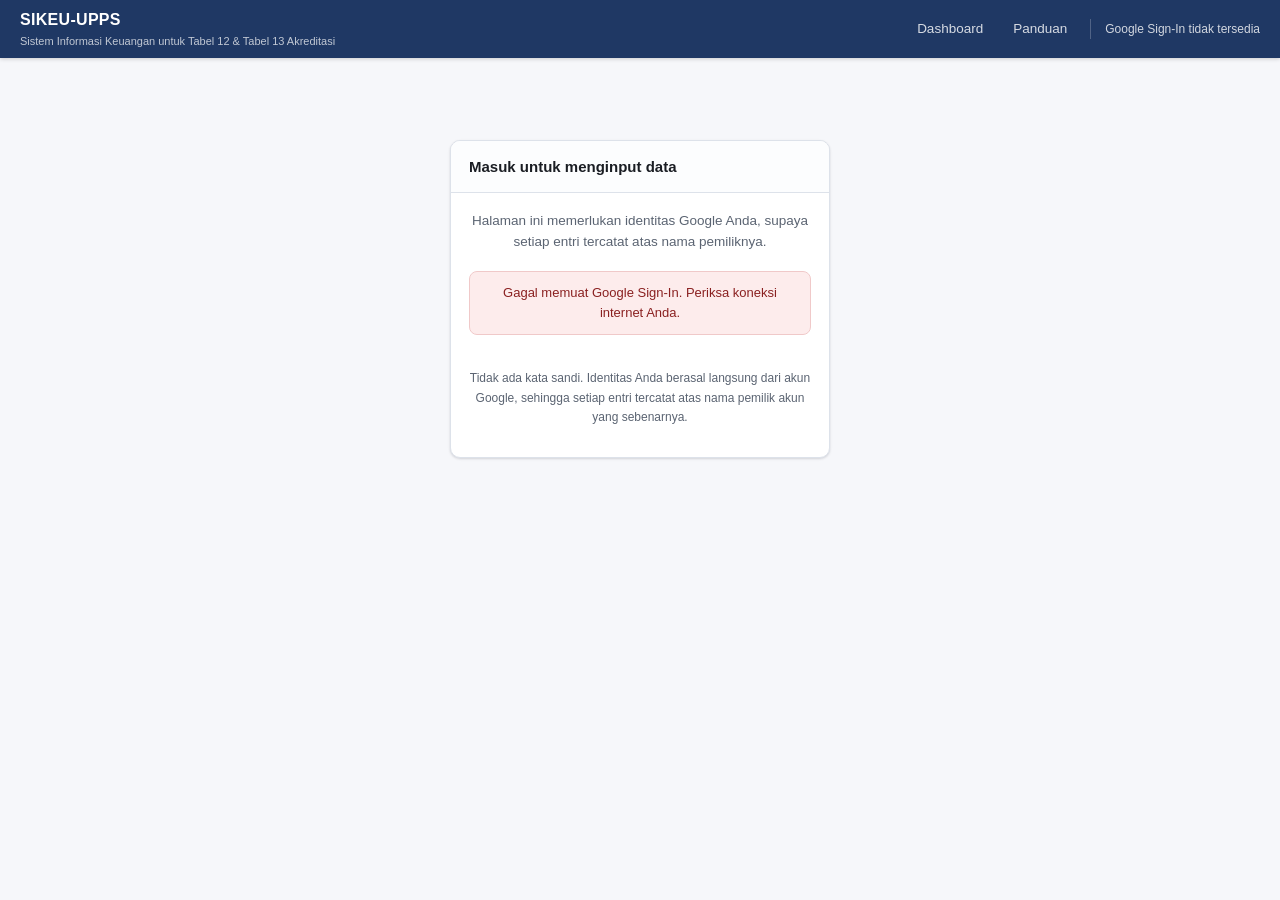
<file: input.html>
<!DOCTYPE html>
<html lang="id">
<head>
<meta charset="utf-8">
<meta name="viewport" content="width=device-width, initial-scale=1">
<title>Input Data Keuangan — SIKEU</title>
<link rel="stylesheet" href="assets/style.css?v=20260910i">
</head>
<body>

<header class="kepala kerangka">
  <div class="kepala-isi">
    <div class="merek">SIKEU-UPPS<small>Sistem Informasi Keuangan untuk Tabel 12 &amp; Tabel 13 Akreditasi</small></div>
    <nav class="nav"></nav>
  </div>
</header>
<div class="wadah" id="wadah">
  <div id="layar-muat" class="memuat-penuh">
    <div class="pias-besar"></div>
    <div class="judul-muat">Menyiapkan halaman input…</div>
    <div class="ket-muat" id="ket-muat">Menghubungi server.</div>
  </div>
  <div id="layar-kerja" hidden>
    <h1 class="judul-halaman">Input Data Keuangan</h1>
    <p class="sub-halaman" id="sub-judul"></p>

    <div id="peringatan"></div>

    <div class="kartu">
      <div class="kartu-kepala">
        <h2 class="kartu-judul">Daftar Transaksi <small id="ringkas-daftar"></small></h2>
        <div class="kartu-alat">
          <span id="status-antrean" class="lencana lencana-abu" hidden></span>
          <button id="tbl-csv" class="tombol-kecil">Unduh CSV</button>
          <button id="tbl-tambah" class="tombol-utama">+ Tambah transaksi</button>
        </div>
      </div>

      <div class="kartu-isi">
        <div class="saring">
          <div class="bidang"><label for="f-cari">Cari uraian</label><input id="f-cari" placeholder="kata kunci…"></div>
          <div class="bidang"><label for="f-tahun">Tahun</label><select id="f-tahun"></select></div>
          <div class="bidang"><label for="f-sumber">Sumber dana</label><select id="f-sumber"></select></div>
          <div class="bidang"><label for="f-penggunaan">Jenis penggunaan</label><select id="f-penggunaan"></select></div>
          <div class="bidang"><label for="f-status">Status</label><select id="f-status">
            <option value="">Semua status</option>
            <option value="draft">Draft</option>
            <option value="diajukan">Menunggu Verifikasi</option>
            <option value="terverifikasi">Terverifikasi</option>
            <option value="ditolak">Ditolak</option>
          </select></div>
          <div class="bidang" id="bidang-lingkup" hidden><label for="f-lingkup">Lingkup</label><select id="f-lingkup">
            <option value="">Hanya data saya</option>
            <option value="semua">Semua data (baca saja)</option>
          </select></div>
          <div class="bidang" style="flex:0 0 auto"><button id="tbl-saring" class="tombol-utama">Terapkan</button></div>
          <div class="bidang" style="flex:0 0 auto"><button id="tbl-reset">Reset</button></div>
        </div>
      </div>

      <div id="alat-massal" class="kartu-isi" style="border-top:1px solid var(--garis);background:#f7f9fc">
        <div style="display:flex;gap:10px;align-items:center;flex-wrap:wrap">
          <b id="massal-jumlah">Pilih transaksi untuk diproses</b>
          <button id="tbl-ajukan" class="tombol-utama tombol-kecil">Ajukan untuk verifikasi</button>
          <button id="tbl-tarik" class="tombol-kecil">Tarik kembali ke draft</button>
          <span id="alat-verifikator" hidden>
            <button id="tbl-verif" class="tombol-utama tombol-kecil">Verifikasi</button>
            <button id="tbl-tolak" class="tombol-kecil tombol-bahaya">Tolak…</button>
            <button id="tbl-batal-verif" class="tombol-kecil">Batalkan verifikasi</button>
          </span>
        </div>
      </div>

      <div id="panel-antrean" hidden></div>

      <div class="kartu-isi rapat">
        <div class="bungkus-tabel" id="wadah-tabel"><div class="memuat"><span class="pias"></span>Memuat…</div></div>
      </div>

      <div class="halaman-nav">
        <span id="info-halaman"></span>
        <button id="tbl-sebelum" class="tombol-kecil">Sebelumnya</button>
        <button id="tbl-sesudah" class="tombol-kecil">Berikutnya</button>
      </div>
    </div>
  </div>
</div>

<script>
setTimeout(function () {
  var e = document.getElementById("ket-muat");
  if (e) e.textContent = "Panggilan pertama memakan beberapa detik karena Google Apps Script "
    + "perlu bangun dari mode tidur. Pemanggilan berikutnya jauh lebih cepat.";
}, 2500);

// Jaring pengaman: halaman tidak boleh berputar selamanya. Apa pun sebabnya —
// jaringan putus, berkas aset kedaluwarsa di cache, atau galat tak terduga —
// setelah 20 detik pengguna harus diberi tahu dan diberi jalan keluar.
setTimeout(function () {
  var w = document.getElementById("layar-muat");
  if (!w) return;
  w.innerHTML =
    '<div class="judul-muat">Gagal menyelesaikan pemuatan</div>' +
    '<div class="ket-muat">Sering kali ini karena browser masih memakai berkas versi lama. ' +
    'Coba muat ulang paksa dengan <b>Ctrl+Shift+R</b>. Bila tetap gagal, periksa koneksi ' +
    'internet Anda, atau hubungi pengelola sistem.</div>' +
    '<button id="tbl-muat-ulang">Muat ulang halaman</button>';
  var b = document.getElementById("tbl-muat-ulang");
  if (b) b.addEventListener("click", function () { location.reload(); });
}, 20000);
</script>

<script src="config.js?v=20260910i"></script>
<script src="assets/app.js?v=20260910i"></script>
<script>
(function () {
  'use strict';
  var S = window.SIKEU, Fmt = S.Fmt, Auth = S.Auth, ST = S.STATUS;
  var master = null, halaman = 1, hasil = null, terpilih = {}, saya = null;
  var param = new URLSearchParams(location.search);

  mulai();

  async function mulai() {
    try { await Auth.siapkan(); } catch (err) { /* ditangani di layar masuk */ }

    if (!Auth.masuk_p()) return gerbangMasuk('Masuk untuk menginput data',
      'Halaman ini memerlukan identitas Google Anda, supaya setiap entri tercatat atas nama pemiliknya.');

    try { saya = await Auth.muatProfil(); }
    catch (err) {
      if (err.perluMasuk) return gerbangMasuk('Sesi berakhir', 'Silakan masuk kembali dengan akun Google Anda.');
      return tampilGalat(err.message);
    }

    S.UI.kepala('input');

    if (!Auth.terdaftar()) {
      return S.UI.layarBelumTerdaftar(document.getElementById('wadah'), saya.email);
    }

    if (!Auth.boleh('operator')) {
      return tampilGalat('Peran Anda saat ini "' + Fmt.aman(saya.peran) + '", yang hanya dapat melihat dashboard. ' +
        'Hubungi Wakil Dekan bila Anda perlu menginput data.');
    }

    S.UI.selesaiMuat();
    document.getElementById('layar-kerja').hidden = false;

    if (Auth.boleh('verifikator')) {
      document.getElementById('alat-verifikator').hidden = false;
    } else {
      document.getElementById('bidang-lingkup').hidden = false;
    }

    try { master = await S.API.panggil('master', {}); }
    catch (err) { return tampilGalat(err.message); }

    isiSaringan();
    terapkanParamUrl();
    pasangKejadian();
    perbaruiMassal();

    // Antrean bertahan antar-kunjungan. Bila kunjungan sebelumnya berakhir
    // sebelum sempat terkirim, sisanya dikirim sekarang.
    render();
    if (Antrean.daftar().length) Antrean.jadwalkan(2000);

    document.getElementById('sub-judul').textContent = Auth.boleh('verifikator')
      ? 'Anda masuk sebagai ' + (S.LABEL_PERAN[saya.peran] || saya.peran) +
        ' — dapat memverifikasi, menolak, dan mengubah seluruh data.'
      : 'Anda masuk sebagai operator — dapat menambah dan mengubah entri Anda sendiri selama belum diverifikasi.';

    await muatDaftar();
  }

  function gerbangMasuk(judul, keterangan) {
    S.UI.kepala('input');
    S.UI.layarMasuk(document.getElementById('wadah'), judul, keterangan);
    Auth.saatMasuk(function () { location.reload(); });
  }

  function tampilGalat(pesan) {
    S.UI.selesaiMuat();
    document.getElementById('wadah').insertAdjacentHTML('beforeend',
      '<div class="pesan pesan-galat">' + Fmt.aman(pesan) + '</div>');
  }

  // -------------------------------------------------------------- saringan

  function opsi(daftar, kosong) {
    return '<option value="">' + kosong + '</option>' + daftar.map(function (d) {
      return '<option value="' + Fmt.aman(d.nilai) + '">' + Fmt.aman(d.label) + '</option>';
    }).join('');
  }

  function isiSaringan() {
    document.getElementById('f-tahun').innerHTML = opsi(
      master.tahun.slice().reverse().map(function (t) {
        return { nilai: t.tahun, label: t.label_ts ? t.tahun + ' (' + t.label_ts + ')' : String(t.tahun) };
      }), 'Semua tahun');
    document.getElementById('f-sumber').innerHTML = opsi(
      master.sumber_dana.map(function (s) { return { nilai: s.kode, label: s.nama }; }), 'Semua sumber');
    document.getElementById('f-penggunaan').innerHTML = opsi(
      master.jenis_penggunaan.map(function (p) { return { nilai: p.kode, label: p.no + '. ' + p.nama }; }),
      'Semua penggunaan');
  }

  function terapkanParamUrl() {
    var st = param.get('status');
    if (st) document.getElementById('f-status').value = st;
    if (param.get('tinjau')) {
      document.getElementById('peringatan').innerHTML =
        '<div class="pesan pesan-ingat">Menampilkan hanya transaksi yang <b>perlu ditinjau manual</b>. ' +
        'Ini data migrasi bertanda “Investasi Sarpras” yang sementara masuk ke <i>Investasi sarana</i>. ' +
        'Ubah menjadi <i>Investasi prasarana</i> bila memang prasarana, lalu hapus centang ' +
        '“masih perlu ditinjau” pada formnya. <a href="input.html">Tampilkan semua</a></div>';
    }
  }

  function saringSekarang() {
    var f = {
      cari: document.getElementById('f-cari').value.trim(),
      tahun: document.getElementById('f-tahun').value,
      sumber: document.getElementById('f-sumber').value,
      penggunaan: document.getElementById('f-penggunaan').value,
      status: document.getElementById('f-status').value
    };
    if (param.get('tinjau')) f.perlu_tinjau = true;
    var lingkup = document.getElementById('f-lingkup');
    if (lingkup && !lingkup.closest('.bidang').hidden) f.lingkup = lingkup.value;
    return f;
  }

  // -------------------------------------------------------------- kejadian

  function pasangKejadian() {
    document.getElementById('tbl-saring').addEventListener('click', function () { halaman = 1; muatDaftar(); });
    document.getElementById('f-cari').addEventListener('keydown', function (e) {
      if (e.key === 'Enter') { halaman = 1; muatDaftar(); }
    });
    document.getElementById('tbl-reset').addEventListener('click', function () {
      ['f-cari', 'f-tahun', 'f-sumber', 'f-penggunaan', 'f-status'].forEach(function (id) {
        document.getElementById(id).value = '';
      });
      halaman = 1;
      muatDaftar();
    });
    document.getElementById('tbl-sebelum').addEventListener('click', function () {
      if (halaman > 1) { halaman--; muatDaftar(); }
    });
    document.getElementById('tbl-sesudah').addEventListener('click', function () {
      if (hasil && halaman * hasil.per_halaman < hasil.total) { halaman++; muatDaftar(); }
    });
    document.getElementById('tbl-tambah').addEventListener('click', function () { formTransaksi(null); });
    document.getElementById('tbl-csv').addEventListener('click', unduhCsv);

    document.getElementById('tbl-ajukan').addEventListener('click', function () {
      kirimMassal('ajukanTransaksi', { ids: Object.keys(terpilih) });
    });
    document.getElementById('tbl-tarik').addEventListener('click', function () {
      kirimMassal('ajukanTransaksi', { ids: Object.keys(terpilih), tarik: true });
    });

    var v = document.getElementById('tbl-verif');
    if (v) {
      v.addEventListener('click', function () {
        kirimMassal('putusanVerifikasi', { ids: Object.keys(terpilih), status: ST.TERVERIFIKASI });
      });
      document.getElementById('tbl-batal-verif').addEventListener('click', function () {
        kirimMassal('putusanVerifikasi', { ids: Object.keys(terpilih), status: ST.DIAJUKAN });
      });
      document.getElementById('tbl-tolak').addEventListener('click', formTolak);
    }
  }

  // ---------------------------------------------------------------- daftar

  async function muatDaftar() {
    document.getElementById('wadah-tabel').innerHTML =
      '<div class="memuat"><span class="pias"></span>Memuat…</div>';
    terpilih = {};
    perbaruiMassal();
    try {
      hasil = await S.API.panggil('listTransaksi', {
        filter: saringSekarang(), halaman: halaman, perHalaman: 50
      });
      gambarTabel();
    } catch (err) {
      document.getElementById('wadah-tabel').innerHTML =
        '<div class="kosong">' + Fmt.aman(err.message) + '</div>';
    }
  }

  function namaJenisDana(kode) {
    var j = master.jenis_dana.filter(function (x) { return x.kode === kode; })[0];
    return j ? j.nama : '(' + kode + ')';
  }
  function namaSumber(kode) {
    var s = master.sumber_dana.filter(function (x) { return x.kode === kode; })[0];
    return s ? s.nama : kode;
  }
  function namaPenggunaan(kode) {
    var p = master.jenis_penggunaan.filter(function (x) { return x.kode === kode; })[0];
    return p ? p.nama : kode;
  }
  function namaRincian(kode) {
    if (!kode) return '';
    var r = master.rincian.filter(function (x) { return x.kode === kode; })[0];
    return r ? r.nama : '(' + kode + ')';
  }

  /** Apakah baris ini dapat disunting oleh pengguna saat ini? */
  function bolehUbah(t) {
    if (Auth.boleh('verifikator')) return true;
    if (!t.milik_saya) return false;
    return t.status === ST.DRAFT || t.status === ST.DITOLAK;
  }

  function gambarTabel() {
    document.getElementById('ringkas-daftar').textContent =
      hasil.total + ' transaksi · total ' + Fmt.juta(hasil.jumlah_total) + ' juta rupiah';

    if (!hasil.baris.length) {
      document.getElementById('wadah-tabel').innerHTML =
        '<div class="kosong">Tidak ada transaksi yang cocok dengan saringan ini.</div>';
      perbaruiHalaman();
      return;
    }

    var h = '<table class="data"><thead><tr>' +
      '<th style="width:30px"><input type="checkbox" id="pilih-semua" style="width:auto"></th>' +
      '<th>Tanggal</th><th>Sumber / Jenis Dana</th><th>Penggunaan</th><th>Uraian</th>' +
      '<th class="angka">Jumlah (Rp)</th><th>Status</th><th>Oleh</th><th></th></tr></thead><tbody>';

    hasil.baris.forEach(function (t) {
      var tinjau = t.perlu_tinjau ? ' <span class="lencana lencana-merah">perlu ditinjau</span>' : '';
      var rinc = t.rincian_kode
        ? '<br><small style="color:var(--teks-lemah)">' + Fmt.aman(namaRincian(t.rincian_kode)) + '</small>' : '';
      var digabung = t.jenis_dana_dilaporkan
        ? '<br><small style="color:var(--jingga)">dilaporkan sebagai ' +
          Fmt.aman(namaJenisDana(t.jenis_dana_dilaporkan)) + '</small>' : '';
      var alasan = (t.status === ST.DITOLAK && t.catatan_verifikasi)
        ? '<br><small style="color:var(--merah)"><b>Alasan ditolak:</b> ' +
          Fmt.aman(t.catatan_verifikasi) + '</small>' : '';

      h += '<tr>' +
        '<td><input type="checkbox" class="pilih" data-id="' + t.id + '" style="width:auto"></td>' +
        '<td>' + Fmt.tanggal(t.tanggal) +
          '<br><small style="color:var(--teks-lemah)">' + t.tahun + '</small></td>' +
        '<td>' + Fmt.aman(namaSumber(t.sumber_kode)) +
          '<br><small style="color:var(--teks-lemah)">' + Fmt.aman(t.jenis_dana_nama || namaJenisDana(t.jenis_dana_kode)) +
          '</small>' + digabung + rinc + '</td>' +
        '<td>' + Fmt.aman(namaPenggunaan(t.penggunaan_kode)) +
          (t.skema ? '<br><small style="color:var(--teks-lemah)">' + Fmt.aman(t.skema) + '</small>' : '') + '</td>' +
        '<td style="max-width:330px">' + Fmt.aman(t.uraian) + tinjau +
          (t.catatan ? '<br><small style="color:var(--teks-lemah)">' + Fmt.aman(t.catatan) + '</small>' : '') +
          alasan + '</td>' +
        '<td class="angka">' + Number(t.jumlah).toLocaleString('id-ID') + '</td>' +
        '<td>' + Fmt.status(t.status) + '</td>' +
        '<td><small title="' + Fmt.aman(t.dibuat_oleh) + '">' +
          Fmt.aman(String(t.dibuat_oleh).split('@')[0]) + '</small></td>' +
        '<td class="aksi">' +
          (bolehUbah(t)
            ? '<button class="tombol-kecil ubah" data-id="' + t.id + '">Ubah</button> ' +
              '<button class="tombol-kecil tombol-bahaya hapus" data-id="' + t.id + '">Hapus</button>'
            : '<small style="color:var(--teks-lemah)">terkunci</small>') +
        '</td></tr>';
    });

    document.getElementById('wadah-tabel').innerHTML = h + '</tbody></table>';

    Array.prototype.forEach.call(document.querySelectorAll('.ubah'), function (b) {
      b.addEventListener('click', function () {
        formTransaksi(hasil.baris.filter(function (x) { return x.id === b.dataset.id; })[0]);
      });
    });
    Array.prototype.forEach.call(document.querySelectorAll('.hapus'), function (b) {
      b.addEventListener('click', function () {
        var t = hasil.baris.filter(function (x) { return x.id === b.dataset.id; })[0];
        S.UI.konfirmasi('Hapus transaksi',
          'Hapus "' + t.uraian + '" senilai ' + Fmt.rupiah(t.jumlah) + '? Tindakan ini tidak dapat dibatalkan.',
          async function () {
            try {
              var r = await S.API.panggil('hapusTransaksi', { id: t.id });
              S.UI.sukses(r.pesan);
              muatDaftar();
            } catch (err) { S.UI.galat(err.message); }
          }, 'Hapus');
      });
    });

    var semua = document.getElementById('pilih-semua');
    semua.addEventListener('change', function () {
      Array.prototype.forEach.call(document.querySelectorAll('.pilih'), function (c) {
        c.checked = semua.checked;
        if (semua.checked) terpilih[c.dataset.id] = true; else delete terpilih[c.dataset.id];
      });
      perbaruiMassal();
    });
    Array.prototype.forEach.call(document.querySelectorAll('.pilih'), function (c) {
      c.addEventListener('change', function () {
        if (c.checked) terpilih[c.dataset.id] = true; else delete terpilih[c.dataset.id];
        perbaruiMassal();
      });
    });

    perbaruiHalaman();
  }

  function perbaruiHalaman() {
    var per = hasil.per_halaman || 50;
    var mulai = (halaman - 1) * per + 1;
    var akhir = Math.min(halaman * per, hasil.total);
    document.getElementById('info-halaman').textContent =
      hasil.total ? 'Menampilkan ' + mulai + '–' + akhir + ' dari ' + hasil.total : '';
    document.getElementById('tbl-sebelum').disabled = halaman <= 1;
    document.getElementById('tbl-sesudah').disabled = akhir >= hasil.total;
  }

  /** Tombol massal menyesuaikan status baris yang benar-benar terpilih. */
  function perbaruiMassal() {
    var ids = Object.keys(terpilih);
    var baris = (hasil && hasil.baris ? hasil.baris : []).filter(function (t) { return terpilih[t.id]; });
    var ada = function (st) { return baris.some(function (t) { return t.status === st; }); };

    document.getElementById('massal-jumlah').textContent =
      ids.length ? ids.length + ' transaksi terpilih' : 'Pilih transaksi untuk diproses';

    document.getElementById('tbl-ajukan').disabled = !(ada(ST.DRAFT) || ada(ST.DITOLAK));
    document.getElementById('tbl-tarik').disabled = !ada(ST.DIAJUKAN);

    var v = document.getElementById('tbl-verif');
    if (v) {
      v.disabled = !ada(ST.DIAJUKAN);
      document.getElementById('tbl-tolak').disabled = !ada(ST.DIAJUKAN);
      document.getElementById('tbl-batal-verif').disabled = !ada(ST.TERVERIFIKASI);
    }
  }

  async function kirimMassal(aksi, data) {
    if (!data.ids || !data.ids.length) return;
    try {
      var r = await S.API.panggil(aksi, data);
      S.UI.sukses(r.pesan);
      muatDaftar();
    } catch (err) { S.UI.galat(err.message); }
  }

  function formTolak() {
    var ids = Object.keys(terpilih);
    if (!ids.length) return;
    S.UI.modal('Tolak ' + ids.length + ' transaksi',
      '<div id="tolak-pesan"></div>' +
      '<div class="bidang"><label for="x-alasan">Alasan penolakan *</label>' +
      '<textarea id="x-alasan" placeholder="mis. nominal tidak sesuai bukti, atau jenis penggunaan keliru"></textarea>' +
      '<div class="petunjuk">Alasan ini ditampilkan kepada operator supaya ia tahu apa yang harus diperbaiki.</div></div>',
      [
        { label: 'Batal', aksi: function (t) { t(); } },
        { label: 'Tolak', kelas: 'tombol-bahaya', aksi: async function (tutup) {
          var alasan = document.getElementById('x-alasan').value.trim();
          if (!alasan) {
            document.getElementById('tolak-pesan').innerHTML =
              '<div class="pesan pesan-galat">Alasan penolakan wajib diisi.</div>';
            return;
          }
          try {
            var r = await S.API.panggil('putusanVerifikasi',
              { ids: ids, status: ST.DITOLAK, catatan: alasan });
            tutup();
            S.UI.sukses(r.pesan);
            muatDaftar();
          } catch (err) {
            document.getElementById('tolak-pesan').innerHTML =
              '<div class="pesan pesan-galat">' + Fmt.aman(err.message) + '</div>';
          }
        } }
      ]);
  }

  // ---------------------------------------------------------- kotak keluar

  /**
   * Periksa entri memakai master yang sudah ada di browser.
   *
   * Aturannya sengaja mencerminkan validasi di server. Server tetap yang
   * berwenang menolak — pemeriksaan di sini hanya agar kesalahan ketahuan
   * seketika, bukan menumpuk sampai antrean dikirim.
   * Mengembalikan string alasan bila ada yang salah, atau '' bila lolos.
   */
  function periksaLokal(d) {
    if (!/^\d{4}-\d{2}-\d{2}$/.test(d.tanggal || '')) return 'Tanggal wajib diisi.';
    var th = Number(String(d.tanggal).slice(0, 4));
    if (!master.tahun.some(function (x) { return x.tahun === th; })) {
      return 'Tahun ' + th + ' belum terdaftar di master Tahun. Minta admin menambahkannya.';
    }
    if (!master.sumber_dana.some(function (x) { return x.kode === d.sumber_kode; })) {
      return 'Sumber dana wajib dipilih.';
    }
    var jd = master.jenis_dana.filter(function (x) { return x.kode === d.jenis_dana_kode; })[0];
    if (!jd) return 'Jenis dana wajib dipilih.';
    if (jd.sumber_kode !== d.sumber_kode) {
      return 'Jenis dana "' + jd.nama + '" bukan milik sumber dana yang dipilih.';
    }
    if (d.rincian_kode) {
      var rc = master.rincian.filter(function (x) { return x.kode === d.rincian_kode; })[0];
      if (!rc || rc.jenis_dana_kode !== d.jenis_dana_kode) {
        return 'Rincian yang dipilih bukan milik jenis dana ini.';
      }
    }
    if (!master.jenis_penggunaan.some(function (x) { return x.kode === d.penggunaan_kode; })) {
      return 'Jenis penggunaan wajib dipilih.';
    }
    if (!String(d.uraian || '').trim()) return 'Uraian wajib diisi.';
    if (!(Number(d.jumlah) > 0)) return 'Jumlah dana harus lebih besar dari nol.';
    return '';
  }

  /**
   * Antrean kirim.
   *
   * Satu panggilan ke Apps Script memakan sekitar tiga detik, jadi menyimpan
   * entri satu per satu membuat pengisian terasa lambat sekali. Di sini entri
   * baru masuk antrean lokal, formulir langsung kosong, dan antreannya
   * dikirim sendiri di latar belakang sebagai satu panggilan gabungan.
   *
   * Penyimpanan lokal di sini bersifat sementara — hanya jembatan beberapa
   * detik menuju server, bukan tempat menyimpan pekerjaan. Selama masih ada
   * isinya, pengguna diperingatkan sebelum menutup halaman.
   */
  var Antrean = {
    _kunciSimpan: function () { return 'sikeu_antrean_' + (saya ? saya.email : 'anon'); },

    daftar: function () {
      try { return JSON.parse(localStorage.getItem(Antrean._kunciSimpan()) || '[]'); }
      catch (e) { return []; }
    },

    _tulis: function (arr) {
      try { localStorage.setItem(Antrean._kunciSimpan(), JSON.stringify(arr)); } catch (e) {}
      render();
    },

    tambah: function (data) {
      var arr = Antrean.daftar();
      arr.push({
        kunci: 'k' + Date.now().toString(36) + Math.random().toString(36).slice(2, 8),
        data: data, galat: '', waktu: new Date().toISOString()
      });
      Antrean._tulis(arr);
      Antrean.jadwalkan(1200);
    },

    ubah: function (kunci, data) {
      var arr = Antrean.daftar();
      arr.forEach(function (i) { if (i.kunci === kunci) { i.data = data; i.galat = ''; } });
      Antrean._tulis(arr);
      Antrean.jadwalkan(1200);
    },

    buang: function (kunci) {
      Antrean._tulis(Antrean.daftar().filter(function (i) { return i.kunci !== kunci; }));
    },

    _timer: null,
    _sedangKirim: false,

    jadwalkan: function (jeda) {
      clearTimeout(Antrean._timer);
      Antrean._timer = setTimeout(Antrean.kirim, jeda === undefined ? 1200 : jeda);
    },

    /** Kirim seluruh entri yang belum bergalat sebagai satu panggilan. */
    kirim: async function () {
      if (Antrean._sedangKirim) return;
      var siap = Antrean.daftar().filter(function (i) { return !i.galat; });
      if (!siap.length) { render(); return; }

      Antrean._sedangKirim = true;
      render();
      try {
        var r = await S.API.panggil('simpanTransaksiMassal', {
          daftar: siap.map(function (i) { return Object.assign({ kunci: i.kunci }, i.data); })
        });

        var peta = {};
        (r.hasil || []).forEach(function (h) { peta[h.kunci] = h; });

        // Yang berhasil dibuang dari antrean; yang gagal tetap tinggal beserta
        // alasannya, supaya tidak perlu mengetik ulang hanya karena satu salah.
        var sisa = Antrean.daftar().filter(function (i) {
          var h = peta[i.kunci];
          if (!h) return true;
          if (h.ok) return false;
          i.galat = h.pesan || 'Gagal disimpan.';
          return true;
        });
        Antrean._tulis(sisa);

        if (r.berhasil) S.UI.sukses(r.pesan);
        if (r.gagal) S.UI.galat(r.gagal + ' entri gagal disimpan. Periksa daftar antrean di bawah.');
        if (r.berhasil) muatDaftar();
      } catch (err) {
        // Galat jaringan: jangan tandai entrinya bergalat — kunci idempotensi
        // membuat percobaan ulang aman, jadi cukup dicoba lagi nanti.
        S.UI.galat('Gagal mengirim antrean: ' + err.message + ' Akan dicoba lagi.');
        Antrean.jadwalkan(15000);
      } finally {
        Antrean._sedangKirim = false;
        render();
      }
    }
  };

  function render() {
    var arr = Antrean.daftar();
    var lencana = document.getElementById('status-antrean');
    var panel = document.getElementById('panel-antrean');
    if (!lencana || !panel) return;

    var bergalat = arr.filter(function (i) { return i.galat; });
    var menunggu = arr.length - bergalat.length;

    if (!arr.length) {
      lencana.hidden = true;
      panel.hidden = true;
      panel.innerHTML = '';
      return;
    }

    lencana.hidden = false;
    if (Antrean._sedangKirim) {
      lencana.className = 'lencana lencana-biru';
      lencana.innerHTML = '<span class="pias" style="width:9px;height:9px;margin-right:5px"></span>Mengirim…';
    } else if (bergalat.length) {
      lencana.className = 'lencana lencana-merah';
      lencana.textContent = bergalat.length + ' perlu diperbaiki';
    } else {
      lencana.className = 'lencana lencana-jingga';
      lencana.textContent = menunggu + ' menunggu kirim';
    }

    var h = '<div class="kartu-isi" style="border-top:1px solid var(--garis);' +
      'background:' + (bergalat.length ? 'var(--merah-muda)' : '#fffaf0') + '">' +
      '<div style="display:flex;align-items:center;gap:10px;flex-wrap:wrap;margin-bottom:10px">' +
        '<b>Antrean kirim — ' + arr.length + ' entri</b>' +
        '<span style="font-size:12px;color:var(--teks-lemah)">Belum tersimpan di server. ' +
          'Jangan tutup halaman sebelum antrean kosong.</span>' +
        '<button class="tombol-kecil tombol-utama" id="ant-kirim"' +
          (Antrean._sedangKirim ? ' disabled' : '') + '>Kirim sekarang</button>' +
      '</div>' +
      '<table class="data"><tbody>';

    arr.forEach(function (i) {
      var d = i.data;
      h += '<tr><td style="width:120px">' + Fmt.tanggal(d.tanggal) + '</td>' +
        '<td>' + Fmt.aman(namaJenisDana(d.jenis_dana_kode)) + ' · ' +
          Fmt.aman(namaPenggunaan(d.penggunaan_kode)) + '</td>' +
        '<td style="max-width:300px">' + Fmt.aman(d.uraian) +
          (i.galat ? '<br><small style="color:var(--merah)"><b>Gagal:</b> ' +
            Fmt.aman(i.galat) + '</small>' : '') + '</td>' +
        '<td class="angka">' + Number(d.jumlah).toLocaleString('id-ID') + '</td>' +
        '<td class="aksi">' +
          '<button class="tombol-kecil ant-ubah" data-id="' + i.kunci + '">Ubah</button> ' +
          '<button class="tombol-kecil tombol-bahaya ant-buang" data-id="' + i.kunci + '">Buang</button>' +
        '</td></tr>';
    });

    panel.innerHTML = h + '</tbody></table></div>';
    panel.hidden = false;

    var kirim = document.getElementById('ant-kirim');
    if (kirim) kirim.addEventListener('click', function () {
      // Entri bergalat dibersihkan galatnya agar ikut dicoba lagi.
      var arr2 = Antrean.daftar();
      arr2.forEach(function (i) { i.galat = ''; });
      Antrean._tulis(arr2);
      Antrean.kirim();
    });
    Array.prototype.forEach.call(panel.querySelectorAll('.ant-ubah'), function (b) {
      b.addEventListener('click', function () {
        var i = Antrean.daftar().filter(function (x) { return x.kunci === b.dataset.id; })[0];
        if (i) formTransaksi(null, i);
      });
    });
    Array.prototype.forEach.call(panel.querySelectorAll('.ant-buang'), function (b) {
      b.addEventListener('click', function () {
        S.UI.konfirmasi('Buang dari antrean',
          'Entri ini belum tersimpan di server. Membuangnya berarti mengetik ulang bila masih diperlukan.',
          function () { Antrean.buang(b.dataset.id); }, 'Buang');
      });
    });
  }

  window.addEventListener('beforeunload', function (e) {
    if (Antrean.daftar().length) { e.preventDefault(); e.returnValue = ''; }
  });

  // ------------------------------------------------------------ form isian

  /**
   * @param t     transaksi yang sudah ada di server — disimpan langsung
   * @param antre entri yang masih menunggu di antrean kirim — diperbarui lokal
   * Tanpa keduanya berarti entri baru, yang masuk ke antrean.
   */
  function formTransaksi(t, antre) {
    var isUbah = !!t;
    var pre = t || (antre ? antre.data : null);

    var html =
      '<div id="form-pesan"></div>' +
      (isUbah && t.status === ST.TERVERIFIKASI
        ? '<div class="pesan pesan-ingat">Transaksi ini sudah terverifikasi. Menyimpan perubahan akan ' +
          'mengembalikan statusnya ke <b>menunggu verifikasi</b>, supaya angka borang tidak berubah ' +
          'tanpa ditinjau ulang.</div>' : '') +
      (isUbah && t.status === ST.DITOLAK
        ? '<div class="pesan pesan-galat"><b>Ditolak:</b> ' + Fmt.aman(t.catatan_verifikasi || '-') +
          '<br>Menyimpan perbaikan akan mengembalikannya menjadi draft.</div>' : '') +
      '<div class="baris-form">' +
        '<div class="bidang"><label for="x-tanggal">Tanggal *</label>' +
          '<input type="date" id="x-tanggal" value="' + Fmt.aman(pre ? pre.tanggal : '') + '">' +
          '<div class="petunjuk">Tahun anggaran diambil dari tanggal ini.</div></div>' +
        '<div class="bidang"><label for="x-sumber">Sumber dana *</label><select id="x-sumber">' +
          master.sumber_dana.map(function (s) {
            return '<option value="' + s.kode + '"' + (pre && pre.sumber_kode === s.kode ? ' selected' : '') + '>' +
              Fmt.aman(s.nama) + '</option>';
          }).join('') + '</select></div>' +
        '<div class="bidang"><label for="x-jenis">Jenis dana *</label><select id="x-jenis"></select>' +
          (t && t.jenis_dana_dilaporkan
            ? '<div class="petunjuk">Semula <b>' + Fmt.aman(t.jenis_dana_nama || t.jenis_dana_kode) +
              '</b>, yang kini digabungkan ke <b>' + Fmt.aman(namaJenisDana(t.jenis_dana_dilaporkan)) +
              '</b>. Bila disimpan, transaksi ini tercatat langsung sebagai kategori itu.</div>'
            : '') + '</div>' +
        '<div class="bidang"><label for="x-rincian">Rincian (opsional)</label><select id="x-rincian"></select>' +
          '<div class="petunjuk">Muncul bila jenis dana punya daftar rincian.</div></div>' +
        '<div class="bidang"><label for="x-penggunaan">Jenis penggunaan *</label><select id="x-penggunaan">' +
          master.jenis_penggunaan.map(function (p) {
            return '<option value="' + p.kode + '"' + (pre && pre.penggunaan_kode === p.kode ? ' selected' : '') + '>' +
              p.no + '. ' + Fmt.aman(p.nama) + '</option>';
          }).join('') + '</select></div>' +
        '<div class="bidang"><label for="x-jumlah">Jumlah dana (Rp) *</label>' +
          '<input id="x-jumlah" inputmode="numeric" value="' +
          (pre ? Number(pre.jumlah).toLocaleString('id-ID') : '') + '">' +
          '<div class="petunjuk" id="x-jumlah-juta"></div></div>' +
        '<div class="bidang bidang-lebar"><label for="x-uraian">Uraian / judul kegiatan *</label>' +
          '<textarea id="x-uraian">' + Fmt.aman(pre ? pre.uraian : '') + '</textarea></div>' +
        '<div class="bidang bidang-lebar"><label for="x-catatan">Catatan (opsional)</label>' +
          '<input id="x-catatan" value="' + Fmt.aman(pre ? pre.catatan : '') + '"></div>' +
        (t && t.perlu_tinjau
          ? '<div class="bidang bidang-lebar"><label style="display:flex;gap:8px;align-items:center;font-weight:500">' +
            '<input type="checkbox" id="x-tinjau" checked style="width:auto"> Masih perlu ditinjau manual</label>' +
            '<div class="petunjuk">Hapus centang bila Anda sudah memastikan jenis penggunaannya benar.</div></div>'
          : '') +
      '</div>';

    S.UI.modal(isUbah ? 'Ubah transaksi ' + t.id : (antre ? 'Ubah entri di antrean' : 'Tambah transaksi'), html, [
      { label: 'Batal', aksi: function (tutup) { tutup(); } },
      { label: 'Simpan', kelas: 'tombol-utama', aksi: async function (tutup, tirai) {
        var tinjauEl = document.getElementById('x-tinjau');
        var isi = {
          tanggal: document.getElementById('x-tanggal').value,
          sumber_kode: document.getElementById('x-sumber').value,
          jenis_dana_kode: document.getElementById('x-jenis').value,
          rincian_kode: document.getElementById('x-rincian').value,
          penggunaan_kode: document.getElementById('x-penggunaan').value,
          jumlah: document.getElementById('x-jumlah').value.replace(/[^0-9]/g, ''),
          uraian: document.getElementById('x-uraian').value,
          catatan: document.getElementById('x-catatan').value,
          perlu_tinjau: tinjauEl ? tinjauEl.checked : false
        };

        var salah = periksaLokal(isi);
        if (salah) {
          document.getElementById('form-pesan').innerHTML =
            '<div class="pesan pesan-galat">' + Fmt.aman(salah) + '</div>';
          return;
        }

        // Entri baru dan entri antrean tidak menunggu server: formulir langsung
        // ditutup, pengiriman berjalan di latar belakang.
        if (!t) {
          if (antre) { Antrean.ubah(antre.kunci, isi); S.UI.sukses('Entri di antrean diperbarui.'); }
          else { Antrean.tambah(isi); S.UI.sukses('Masuk antrean kirim. Lanjutkan mengetik entri berikutnya.'); }
          tutup();
          return;
        }

        // Menyunting transaksi yang sudah ada tetap langsung ke server, karena
        // hasilnya bergantung pada keadaan baris itu di sana.
        var tbl = tirai.querySelector('.modal-kaki button:last-child');
        tbl.disabled = true;
        tbl.textContent = 'Menyimpan…';
        try {
          var r = await S.API.panggil('simpanTransaksi', Object.assign({ id: t.id }, isi));
          tutup();
          S.UI.sukses(r.pesan);
          muatDaftar();
        } catch (err) {
          document.getElementById('form-pesan').innerHTML =
            '<div class="pesan pesan-galat">' + Fmt.aman(err.message) + '</div>';
          tbl.disabled = false;
          tbl.textContent = 'Simpan';
        }
      } }
    ]);

    // Rantai pilihan: sumber -> jenis dana -> rincian
    var selSumber = document.getElementById('x-sumber');
    var selJenis = document.getElementById('x-jenis');
    var selRincian = document.getElementById('x-rincian');

    // Kategori yang sudah digabungkan (mis. DIPA/DRPM ke Hibah) tidak punya
    // pilihan sendiri lagi. Tanpa ini, pilihan PERTAMA pada sumber itu yang
    // terpilih, dan kategori transaksinya berpindah diam-diam saat disimpan.
    var kodeAwal = pre ? (pre.jenis_dana_dilaporkan || pre.jenis_dana_kode) : '';

    function isiJenis() {
      var daftar = master.jenis_dana.filter(function (j) { return j.sumber_kode === selSumber.value; });
      selJenis.innerHTML = daftar.length
        ? daftar.map(function (j) {
            return '<option value="' + j.kode + '"' + (kodeAwal === j.kode ? ' selected' : '') + '>' +
              Fmt.aman(j.nama) + '</option>';
          }).join('')
        : '<option value="">(belum ada jenis dana untuk sumber ini)</option>';
      isiRincian();
    }

    function isiRincian() {
      var daftar = master.rincian.filter(function (r) { return r.jenis_dana_kode === selJenis.value; });
      if (!daftar.length) {
        selRincian.innerHTML = '<option value="">(tidak ada rincian)</option>';
        selRincian.disabled = true;
        return;
      }
      selRincian.disabled = false;
      selRincian.innerHTML = '<option value="">— tidak dirinci —</option>' + daftar.map(function (r) {
        return '<option value="' + r.kode + '"' + (pre && pre.rincian_kode === r.kode ? ' selected' : '') + '>' +
          Fmt.aman(r.nama) + '</option>';
      }).join('');
    }

    selSumber.addEventListener('change', isiJenis);
    selJenis.addEventListener('change', isiRincian);
    isiJenis();

    // Pemformat ribuan sekaligus tampilan dalam juta, agar mudah dicocokkan
    // dengan angka borang.
    var inJumlah = document.getElementById('x-jumlah');
    function perbaruiJuta() {
      var n = Number(inJumlah.value.replace(/[^0-9]/g, '')) || 0;
      document.getElementById('x-jumlah-juta').textContent =
        n ? '= ' + Fmt.juta(n) + ' juta rupiah' : 'Masukkan nominal penuh, contoh 24.750.000';
    }
    inJumlah.addEventListener('input', function () {
      var pos = inJumlah.value.length - inJumlah.selectionStart;
      var n = inJumlah.value.replace(/[^0-9]/g, '');
      inJumlah.value = n ? Number(n).toLocaleString('id-ID') : '';
      inJumlah.selectionStart = inJumlah.selectionEnd = Math.max(0, inJumlah.value.length - pos);
      perbaruiJuta();
    });
    perbaruiJuta();

    if (!pre) document.getElementById('x-tanggal').value = new Date().toISOString().slice(0, 10);
  }

  // -------------------------------------------------------------------- csv

  async function unduhCsv() {
    try {
      var semua = await S.API.panggil('listTransaksi',
        { filter: saringSekarang(), halaman: 1, perHalaman: 500 });
      var baris = [['ID', 'Tanggal', 'Tahun', 'Sumber Dana', 'Jenis Dana', 'Rincian', 'Jenis Penggunaan',
                    'Skema', 'Uraian', 'Jumlah (Rp)', 'Status', 'Dibuat oleh', 'Diverifikasi oleh']];
      semua.baris.forEach(function (t) {
        baris.push([t.id, t.tanggal, t.tahun, namaSumber(t.sumber_kode),
                    t.jenis_dana_nama || namaJenisDana(t.jenis_dana_kode),
                    namaRincian(t.rincian_kode), namaPenggunaan(t.penggunaan_kode), t.skema, t.uraian,
                    t.jumlah, t.status, t.dibuat_oleh, t.diverifikasi_oleh]);
      });
      S.Ekspor.barisKeCsv(baris, 'transaksi-keuangan');
      if (semua.total > semua.baris.length) {
        S.UI.toast('Diunduh ' + semua.baris.length + ' dari ' + semua.total +
          ' baris. Persempit saringan untuk mengunduh sisanya.');
      }
    } catch (err) { S.UI.galat(err.message); }
  }
})();
</script>
</body>
</html>
</file>
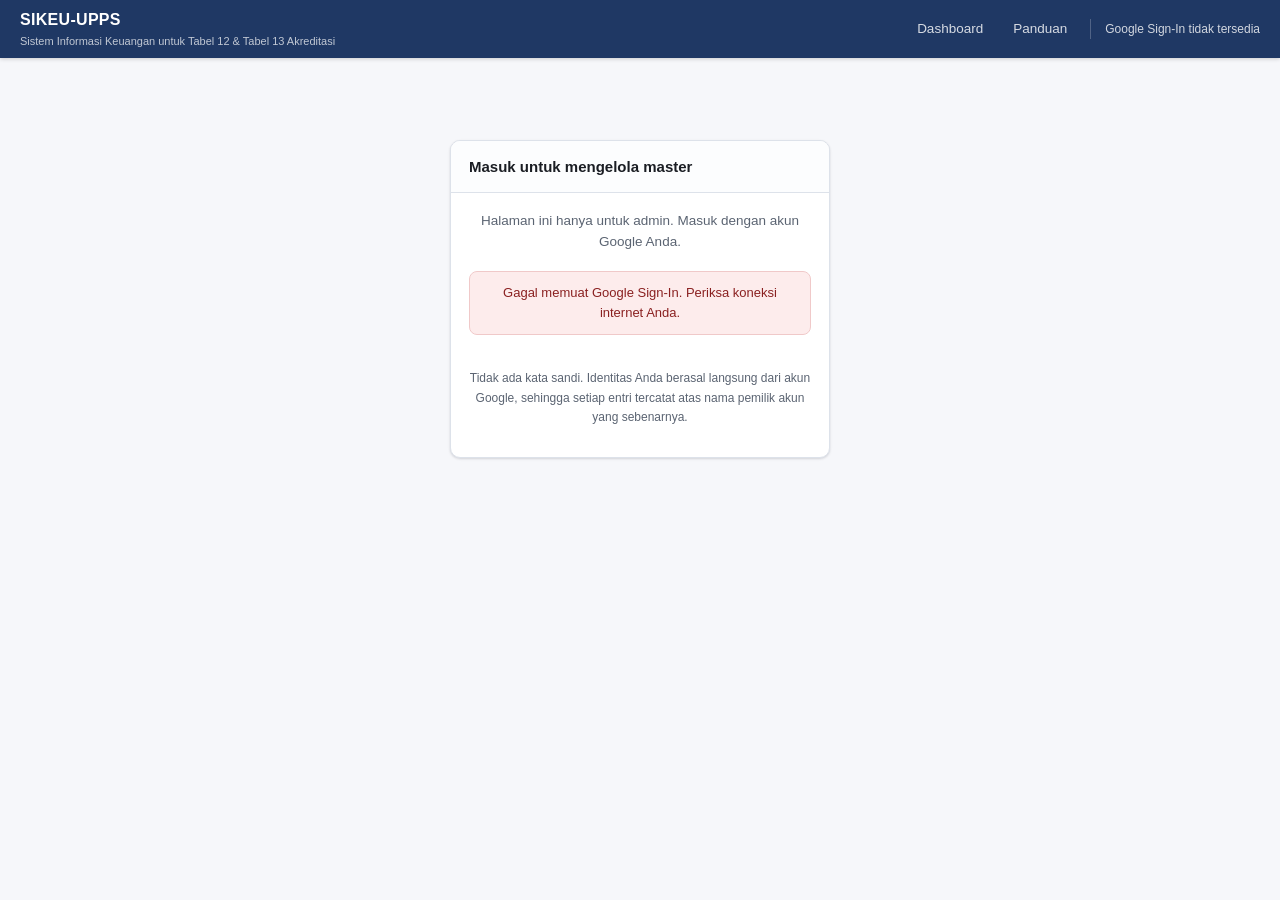
<file: master.html>
<!DOCTYPE html>
<html lang="id">
<head>
<meta charset="utf-8">
<meta name="viewport" content="width=device-width, initial-scale=1">
<title>Kelola Master — SIKEU</title>
<link rel="stylesheet" href="assets/style.css?v=20260910i">
</head>
<body>

<header class="kepala kerangka">
  <div class="kepala-isi">
    <div class="merek">SIKEU-UPPS<small>Sistem Informasi Keuangan untuk Tabel 12 &amp; Tabel 13 Akreditasi</small></div>
    <nav class="nav"></nav>
  </div>
</header>
<div class="wadah" id="wadah">
  <div id="layar-muat" class="memuat-penuh">
    <div class="pias-besar"></div>
    <div class="judul-muat">Memuat master data…</div>
    <div class="ket-muat" id="ket-muat">Menghubungi server.</div>
  </div>
  <div id="layar-kerja" hidden>
    <h1 class="judul-halaman">Kelola Master Data</h1>
    <p class="sub-halaman">Sumber dana Tabel 12 dan jenis penggunaan Tabel 13 bersifat tetap sesuai format
      borang. Yang dapat Anda kelola adalah jenis dana beserta penggabungannya, rincian, tahun,
      parameter penilaian, dan pengguna.</p>

    <div class="tab-bar" id="tab-bar">
      <button data-tab="jenis" class="aktif">Jenis Dana</button>
      <button data-tab="rincian">Rincian</button>
      <button data-tab="tahun">Tahun</button>
      <button data-tab="parameter">Parameter Penilaian</button>
      <button data-tab="pengguna">Pengguna</button>
      <button data-tab="tetap">Struktur Tetap</button>
      <button data-tab="log">Riwayat Aktivitas</button>
      <button data-tab="cadangan">Cadangan</button>
    </div>

    <div id="isi-tab"><div class="memuat"><span class="pias"></span>Memuat…</div></div>
  </div>
</div>

<script>
setTimeout(function () {
  var e = document.getElementById("ket-muat");
  if (e) e.textContent = "Panggilan pertama memakan beberapa detik karena Google Apps Script "
    + "perlu bangun dari mode tidur. Pemanggilan berikutnya jauh lebih cepat.";
}, 2500);

// Jaring pengaman: halaman tidak boleh berputar selamanya. Apa pun sebabnya —
// jaringan putus, berkas aset kedaluwarsa di cache, atau galat tak terduga —
// setelah 20 detik pengguna harus diberi tahu dan diberi jalan keluar.
setTimeout(function () {
  var w = document.getElementById("layar-muat");
  if (!w) return;
  w.innerHTML =
    '<div class="judul-muat">Gagal menyelesaikan pemuatan</div>' +
    '<div class="ket-muat">Sering kali ini karena browser masih memakai berkas versi lama. ' +
    'Coba muat ulang paksa dengan <b>Ctrl+Shift+R</b>. Bila tetap gagal, periksa koneksi ' +
    'internet Anda, atau hubungi pengelola sistem.</div>' +
    '<button id="tbl-muat-ulang">Muat ulang halaman</button>';
  var b = document.getElementById("tbl-muat-ulang");
  if (b) b.addEventListener("click", function () { location.reload(); });
}, 20000);
</script>

<script src="config.js?v=20260910i"></script>
<script src="assets/app.js?v=20260910i"></script>
<script>
(function () {
  'use strict';
  var S = window.SIKEU, Fmt = S.Fmt, Auth = S.Auth;
  var mp = null, tabAktif = 'jenis';

  mulai();

  async function mulai() {
    try { await Auth.siapkan(); } catch (err) { /* ditangani di gerbang */ }

    if (!Auth.masuk_p()) return gerbang('Masuk untuk mengelola master',
      'Halaman ini hanya untuk admin. Masuk dengan akun Google Anda.');

    try { await Auth.muatProfil(); }
    catch (err) {
      if (err.perluMasuk) return gerbang('Sesi berakhir', 'Silakan masuk kembali dengan akun Google Anda.');
      return galat(err.message);
    }

    S.UI.kepala('master');

    if (!Auth.terdaftar()) {
      return S.UI.layarBelumTerdaftar(document.getElementById('wadah'), (Auth.pengguna() || {}).email || '');
    }

    if (!Auth.boleh('admin')) {
      return galat('Halaman ini hanya untuk admin. Peran Anda saat ini "' + Fmt.aman(Auth.peran()) + '".' +
        (Auth.samaran() ? ' Anda sedang memakai mode "Lihat sebagai" — kembalikan ke Admin untuk mengelola master.' : ''));
    }

    S.UI.selesaiMuat();
    document.getElementById('layar-kerja').hidden = false;
    Array.prototype.forEach.call(document.querySelectorAll('#tab-bar button'), function (b) {
      b.addEventListener('click', function () {
        Array.prototype.forEach.call(document.querySelectorAll('#tab-bar button'), function (x) {
          x.classList.remove('aktif');
        });
        b.classList.add('aktif');
        tabAktif = b.dataset.tab;
        gambar();
      });
    });
    muat();
  }

  function gerbang(judul, keterangan) {
    S.UI.kepala('master');
    S.UI.layarMasuk(document.getElementById('wadah'), judul, keterangan);
    Auth.saatMasuk(function () { location.reload(); });
  }

  function galat(pesan) {
    S.UI.selesaiMuat();
    document.getElementById('wadah').insertAdjacentHTML('beforeend',
      '<div class="pesan pesan-galat">' + Fmt.aman(pesan) + '</div>');
  }

  async function muat() {
    try { mp = await S.API.panggil('masterPenuh', {}); gambar(); }
    catch (err) {
      document.getElementById('isi-tab').innerHTML =
        '<div class="kartu"><div class="kartu-isi"><div class="pesan pesan-galat">' +
        Fmt.aman(err.message) + '</div></div></div>';
    }
  }

  function kartu(judul, sub, alat, isi) {
    return '<div class="kartu"><div class="kartu-kepala">' +
      '<h2 class="kartu-judul">' + Fmt.aman(judul) + (sub ? '<small>' + sub + '</small>' : '') + '</h2>' +
      '<div class="kartu-alat">' + (alat || '') + '</div></div>' +
      '<div class="kartu-isi rapat"><div class="bungkus-tabel">' + isi + '</div></div></div>';
  }

  function lencanaAktif(a) {
    return a ? '<span class="lencana lencana-hijau">Aktif</span>'
             : '<span class="lencana lencana-abu">Nonaktif</span>';
  }

  function gambar() {
    if (!mp) return;
    ({ jenis: gambarJenis, rincian: gambarRincian, tahun: gambarTahun, parameter: gambarParameter,
       pengguna: gambarPengguna, tetap: gambarTetap, log: gambarLog, cadangan: gambarCadangan }[tabAktif])();
  }

  function namaSumber(kode) {
    var s = mp.sumber_dana.filter(function (x) { return x.kode === kode; })[0];
    return s ? s.nama : kode;
  }
  function namaJenis(kode) {
    var j = mp.jenis_dana.filter(function (x) { return x.kode === kode; })[0];
    return j ? j.nama : kode;
  }

  // ------------------------------------------------------------ jenis dana

  function gambarJenis() {
    var h = '<table class="data"><thead><tr><th>Sumber Dana</th><th>Jenis Dana</th>' +
      '<th>Pelaporan</th><th class="angka">Urutan</th><th class="angka">Dipakai</th>' +
      '<th>Status</th><th></th></tr></thead><tbody>';

    mp.sumber_dana.forEach(function (s) {
      var daftar = mp.jenis_dana.filter(function (j) { return j.sumber_kode === s.kode; });
      if (!daftar.length) {
        h += '<tr><td>' + Fmt.aman(s.nama) +
          '</td><td colspan="6" style="color:var(--teks-lemah)">Belum ada jenis dana.</td></tr>';
        return;
      }
      daftar.forEach(function (j, i) {
        var pelaporan = j.gabung_ke
          ? '<span class="lencana lencana-jingga">digabung ke ' + Fmt.aman(namaJenis(j.gabung_akhir || j.gabung_ke)) + '</span>'
          : '<span class="lencana lencana-biru">baris sendiri</span>';
        h += '<tr>' + (i === 0 ? '<td rowspan="' + daftar.length + '">' + Fmt.aman(s.nama) + '</td>' : '') +
          '<td><b>' + Fmt.aman(j.nama) + '</b><br><small style="color:var(--teks-lemah)">' + j.kode + '</small></td>' +
          '<td>' + pelaporan + '</td>' +
          '<td class="angka">' + j.urutan + '</td>' +
          '<td class="angka">' + j.dipakai + '</td>' +
          '<td>' + lencanaAktif(j.aktif) + '</td>' +
          '<td class="aksi">' +
            '<button class="tombol-kecil jd-ubah" data-id="' + j.kode + '">Ubah</button> ' +
            (j.gabung_ke
              ? '<button class="tombol-kecil jd-lepas" data-id="' + j.kode + '">Lepas gabungan</button>'
              : '<button class="tombol-kecil jd-gabung" data-id="' + j.kode + '">Gabungkan…</button>') + ' ' +
            '<button class="tombol-kecil tombol-bahaya jd-hapus" data-id="' + j.kode + '">Hapus</button>' +
          '</td></tr>';
      });
    });

    document.getElementById('isi-tab').innerHTML = kartu(
      'Jenis Dana',
      'Inilah bagian Tabel 12 yang fleksibel. <b>Menggabungkan</b> dua kategori yang bermakna sama ' +
        'membuat keduanya dilaporkan sebagai satu baris borang, <b>tanpa mengubah satu pun data transaksi</b> — ' +
        'jadi bisa dilepas kapan saja. Jenis dana yang sudah dipakai transaksi tidak dapat dihapus; ' +
        'nonaktifkan atau gabungkan saja.',
      '<button class="tombol-utama tombol-kecil" id="jd-tambah">+ Tambah jenis dana</button>',
      h + '</tbody></table>');

    document.getElementById('jd-tambah').addEventListener('click', function () { formJenis(null); });
    ikat('.jd-ubah', function (k) { formJenis(cariJenis(k)); });
    ikat('.jd-gabung', function (k) { formGabung(cariJenis(k)); });
    ikat('.jd-lepas', function (k) {
      var j = cariJenis(k);
      S.UI.konfirmasi('Lepas penggabungan',
        '"' + j.nama + '" akan kembali menjadi baris tersendiri di Tabel 12. Data transaksi tidak berubah.',
        function () { kirim('gabungJenisDana', { kode: k, gabung_ke: '' }); }, 'Lepas');
    });
    ikat('.jd-hapus', function (k) {
      var j = cariJenis(k);
      S.UI.konfirmasi('Hapus jenis dana', 'Hapus "' + j.nama + '" beserta seluruh rinciannya?',
        function () { kirim('hapusJenisDana', { kode: k }); }, 'Hapus');
    });
  }

  function cariJenis(kode) {
    return mp.jenis_dana.filter(function (x) { return x.kode === kode; })[0];
  }

  function formJenis(j) {
    var html = '<div id="fp"></div><div class="baris-form">' +
      '<div class="bidang"><label for="j-sumber">Sumber dana *</label><select id="j-sumber">' +
        mp.sumber_dana.map(function (s) {
          return '<option value="' + s.kode + '"' + (j && j.sumber_kode === s.kode ? ' selected' : '') + '>' +
            Fmt.aman(s.nama) + '</option>';
        }).join('') + '</select>' +
        '<div class="petunjuk">Empat sumber ini tetap sesuai borang.</div></div>' +
      '<div class="bidang"><label for="j-nama">Nama jenis dana *</label>' +
        '<input id="j-nama" value="' + Fmt.aman(j ? j.nama : '') + '" placeholder="mis. Sewa Aula"></div>' +
      '<div class="bidang"><label for="j-urutan">Urutan tampil</label>' +
        '<input id="j-urutan" type="number" value="' + (j ? j.urutan : '') + '"></div>' +
      '<div class="bidang"><label for="j-aktif">Status</label><select id="j-aktif">' +
        '<option value="1"' + (!j || j.aktif ? ' selected' : '') + '>Aktif</option>' +
        '<option value="0"' + (j && !j.aktif ? ' selected' : '') + '>Nonaktif</option></select></div></div>';

    S.UI.modal(j ? 'Ubah jenis dana' : 'Tambah jenis dana', html, [
      { label: 'Batal', aksi: function (t) { t(); } },
      { label: 'Simpan', kelas: 'tombol-utama', aksi: function (tutup) {
        kirim('simpanJenisDana', {
          kode: j ? j.kode : '',
          sumber_kode: document.getElementById('j-sumber').value,
          nama: document.getElementById('j-nama').value,
          urutan: document.getElementById('j-urutan').value,
          aktif: document.getElementById('j-aktif').value === '1'
        }, tutup);
      } }
    ]);
  }

  function formGabung(j) {
    // Hanya kategori pada sumber dana yang sama, bukan dirinya sendiri, dan
    // yang belum digabungkan ke tempat lain.
    var calon = mp.jenis_dana.filter(function (x) {
      return x.sumber_kode === j.sumber_kode && x.kode !== j.kode && !x.gabung_ke;
    });

    if (!calon.length) {
      S.UI.modal('Gabungkan jenis dana',
        '<div class="pesan pesan-info">Tidak ada kategori lain pada sumber dana <b>' +
        Fmt.aman(namaSumber(j.sumber_kode)) + '</b> yang bisa dijadikan tujuan penggabungan.</div>',
        [{ label: 'Tutup', aksi: function (t) { t(); } }]);
      return;
    }

    var html = '<div id="fp"></div>' +
      '<p style="margin:0 0 14px">Seluruh transaksi bertanda <b>' + Fmt.aman(j.nama) + '</b> (' + j.dipakai +
        ' baris) akan dilaporkan di baris Tabel 12 milik kategori tujuan.</p>' +
      '<div class="bidang"><label for="g-ke">Gabungkan ke *</label><select id="g-ke">' +
        calon.map(function (x) {
          return '<option value="' + x.kode + '">' + Fmt.aman(x.nama) + ' (' + x.dipakai + ' transaksi)</option>';
        }).join('') + '</select>' +
        '<div class="petunjuk">Hanya kategori pada sumber dana yang sama yang dapat digabungkan, ' +
        'karena sumber dana menentukan baris borang.</div></div>' +
      '<div class="pesan pesan-info" style="margin-top:14px">Data transaksi <b>tidak diubah sama sekali</b>. ' +
        'Yang berubah hanya cara pelaporannya, dan penggabungan ini dapat dilepas kapan saja.</div>';

    S.UI.modal('Gabungkan "' + j.nama + '"', html, [
      { label: 'Batal', aksi: function (t) { t(); } },
      { label: 'Gabungkan', kelas: 'tombol-utama', aksi: function (tutup) {
        kirim('gabungJenisDana', { kode: j.kode, gabung_ke: document.getElementById('g-ke').value }, tutup);
      } }
    ]);
  }

  // --------------------------------------------------------------- rincian

  function gambarRincian() {
    var h = '<table class="data"><thead><tr><th>Jenis Dana</th><th>Rincian</th>' +
      '<th class="angka">Urutan</th><th class="angka">Dipakai</th><th>Status</th><th></th></tr></thead><tbody>';
    var ada = false;
    mp.jenis_dana.forEach(function (j) {
      var daftar = mp.rincian.filter(function (r) { return r.jenis_dana_kode === j.kode; });
      if (!daftar.length) return;
      ada = true;
      daftar.forEach(function (r, i) {
        h += '<tr>' + (i === 0
          ? '<td rowspan="' + daftar.length + '">' + Fmt.aman(j.nama) +
            '<br><small style="color:var(--teks-lemah)">' + Fmt.aman(namaSumber(j.sumber_kode)) + '</small></td>'
          : '') +
          '<td>' + Fmt.aman(r.nama) + '<br><small style="color:var(--teks-lemah)">' + r.kode + '</small></td>' +
          '<td class="angka">' + r.urutan + '</td><td class="angka">' + r.dipakai + '</td>' +
          '<td>' + lencanaAktif(r.aktif) + '</td>' +
          '<td class="aksi"><button class="tombol-kecil rc-ubah" data-id="' + r.kode + '">Ubah</button> ' +
            '<button class="tombol-kecil tombol-bahaya rc-hapus" data-id="' + r.kode + '">Hapus</button></td></tr>';
      });
    });
    if (!ada) h += '<tr><td colspan="6" class="kosong">Belum ada rincian.</td></tr>';

    document.getElementById('isi-tab').innerHTML = kartu(
      'Rincian Jenis Dana',
      'Lapis ketiga di bawah jenis dana, sifatnya opsional. Berguna untuk memecah angka gelondongan — ' +
        'misalnya PNBP mahasiswa dipecah menjadi SPP dan SPI tiap prodi. ' +
        '<b>Tidak mengubah Tabel 12 maupun Tabel 13</b>, hanya menambah kedalaman penelusuran.',
      '<button class="tombol-utama tombol-kecil" id="rc-tambah">+ Tambah rincian</button>',
      h + '</tbody></table>');

    document.getElementById('rc-tambah').addEventListener('click', function () { formRincian(null); });
    ikat('.rc-ubah', function (k) {
      formRincian(mp.rincian.filter(function (x) { return x.kode === k; })[0]);
    });
    ikat('.rc-hapus', function (k) {
      var r = mp.rincian.filter(function (x) { return x.kode === k; })[0];
      S.UI.konfirmasi('Hapus rincian', 'Hapus "' + r.nama + '"?',
        function () { kirim('hapusRincian', { kode: k }); }, 'Hapus');
    });
  }

  function formRincian(r) {
    // Rincian milik kategori yang sudah digabungkan dipilihkan tujuannya.
    // Tanpa ini pilihan pertama (PNBP) yang terpilih, dan rincian itu
    // berpindah induk diam-diam saat disimpan.
    var induk = r ? (cariJenis(r.jenis_dana_kode) || {}) : {};
    var kodeInduk = induk.gabung_akhir || (r ? r.jenis_dana_kode : '');

    var html = '<div id="fp"></div><div class="baris-form">' +
      '<div class="bidang bidang-lebar"><label for="r-jenis">Jenis dana *</label><select id="r-jenis">' +
        mp.jenis_dana.filter(function (j) { return !j.gabung_ke; }).map(function (j) {
          return '<option value="' + j.kode + '"' + (kodeInduk === j.kode ? ' selected' : '') + '>' +
            Fmt.aman(namaSumber(j.sumber_kode)) + ' → ' + Fmt.aman(j.nama) + '</option>';
        }).join('') + '</select></div>' +
      '<div class="bidang bidang-lebar"><label for="r-nama">Nama rincian *</label>' +
        '<input id="r-nama" value="' + Fmt.aman(r ? r.nama : '') + '" placeholder="mis. SPP Prodi Kesmas"></div>' +
      '<div class="bidang"><label for="r-urutan">Urutan tampil</label>' +
        '<input id="r-urutan" type="number" value="' + (r ? r.urutan : '') + '"></div>' +
      '<div class="bidang"><label for="r-aktif">Status</label><select id="r-aktif">' +
        '<option value="1"' + (!r || r.aktif ? ' selected' : '') + '>Aktif</option>' +
        '<option value="0"' + (r && !r.aktif ? ' selected' : '') + '>Nonaktif</option></select></div></div>';

    S.UI.modal(r ? 'Ubah rincian' : 'Tambah rincian', html, [
      { label: 'Batal', aksi: function (t) { t(); } },
      { label: 'Simpan', kelas: 'tombol-utama', aksi: function (tutup) {
        kirim('simpanRincian', {
          kode: r ? r.kode : '',
          jenis_dana_kode: document.getElementById('r-jenis').value,
          nama: document.getElementById('r-nama').value,
          urutan: document.getElementById('r-urutan').value,
          aktif: document.getElementById('r-aktif').value === '1'
        }, tutup);
      } }
    ]);
  }

  // ----------------------------------------------------------------- tahun

  function gambarTahun() {
    var h = '<table class="data"><thead><tr><th>Tahun</th><th>Label akreditasi</th>' +
      '<th class="angka">Transaksi</th><th>Status</th><th></th></tr></thead><tbody>';
    mp.tahun.forEach(function (t) {
      h += '<tr><td><b>' + t.tahun + '</b></td>' +
        '<td>' + (t.label_ts ? '<span class="lencana lencana-biru">' + t.label_ts + '</span>' : '—') + '</td>' +
        '<td class="angka">' + t.dipakai + '</td><td>' + lencanaAktif(t.aktif) + '</td>' +
        '<td class="aksi"><button class="tombol-kecil th-ubah" data-id="' + t.tahun + '">Ubah</button> ' +
          '<button class="tombol-kecil tombol-bahaya th-hapus" data-id="' + t.tahun + '">Hapus</button></td></tr>';
    });

    document.getElementById('isi-tab').innerHTML = kartu(
      'Tahun Anggaran',
      'Label <b>TS</b> menandai tahun terkini, <b>TS-1</b> dan <b>TS-2</b> dua tahun sebelumnya. ' +
        'Dashboard memakai ketiganya sebagai jendela akreditasi. Satu label hanya boleh dipakai satu tahun.',
      '<button class="tombol-utama tombol-kecil" id="th-tambah">+ Tambah tahun</button>',
      h + '</tbody></table>');

    document.getElementById('th-tambah').addEventListener('click', function () { formTahun(null); });
    ikat('.th-ubah', function (k) {
      formTahun(mp.tahun.filter(function (x) { return String(x.tahun) === k; })[0]);
    });
    ikat('.th-hapus', function (k) {
      S.UI.konfirmasi('Hapus tahun', 'Hapus tahun ' + k + ' dari master?',
        function () { kirim('hapusTahun', { tahun: k }); }, 'Hapus');
    });
  }

  function formTahun(t) {
    var html = '<div id="fp"></div><div class="baris-form">' +
      '<div class="bidang"><label for="t-tahun">Tahun *</label>' +
        '<input id="t-tahun" type="number" value="' + (t ? t.tahun : new Date().getFullYear()) + '"' +
        (t ? ' readonly' : '') + '></div>' +
      '<div class="bidang"><label for="t-label">Label akreditasi</label><select id="t-label">' +
        ['', 'TS', 'TS-1', 'TS-2', 'TS-3', 'TS-4'].map(function (l) {
          return '<option value="' + l + '"' + (t && t.label_ts === l ? ' selected' : '') + '>' +
            (l || '— tanpa label —') + '</option>';
        }).join('') + '</select>' +
        '<div class="petunjuk">Memberi label ke tahun lain akan melepas label itu dari tahun sebelumnya.</div></div>' +
      '<div class="bidang"><label for="t-aktif">Status</label><select id="t-aktif">' +
        '<option value="1"' + (!t || t.aktif ? ' selected' : '') + '>Aktif</option>' +
        '<option value="0"' + (t && !t.aktif ? ' selected' : '') + '>Nonaktif</option></select></div></div>';

    S.UI.modal(t ? 'Ubah tahun ' + t.tahun : 'Tambah tahun', html, [
      { label: 'Batal', aksi: function (x) { x(); } },
      { label: 'Simpan', kelas: 'tombol-utama', aksi: function (tutup) {
        kirim('simpanTahun', {
          tahun: document.getElementById('t-tahun').value,
          label_ts: document.getElementById('t-label').value,
          aktif: document.getElementById('t-aktif').value === '1'
        }, tutup);
      } }
    ]);
  }

  // ------------------------------------------------------------- parameter

  var KETERANGAN = {
    nama_upps: 'Nama unit, tampil di dashboard dan cetakan',
    jenis_pt: 'PTN atau PTS — menentukan rumus skor butir 5.1.1',
    jumlah_dosen: 'Penyebut skor 5.1.2.3 (penelitian) dan 5.1.2.4 (PkM)',
    jumlah_mahasiswa: 'Penyebut skor 5.1.2.1 (dana operasional per mahasiswa)',
    sumber_operator: 'Kode sumber dana yang boleh diinput operator, dipisah koma. Isi * untuk semua',
    pendaftaran_otomatis: 'Bawaannya "tidak": hanya email di daftar Pengguna yang boleh masuk. Isi "ya" agar pemilik email kampus terdaftar sendiri',
    dashboard_publik: 'Isi "ya" bila dashboard boleh dilihat tanpa login',
    dana_mahasiswa: 'Total dana mahasiswa per tahun dari laporan keuangan universitas, mis. 2023=1.234.567.890; 2024=2.345.678.901. Dipakai menu SIKEU > Rapikan PNBP'
  };

  function gambarParameter() {
    var h = '<div class="kartu-isi"><div class="baris-form">' +
      mp.parameter.map(function (p) {
        return '<div class="bidang"><label for="p-' + p.kunci + '">' + Fmt.aman(p.kunci) + '</label>' +
          '<input id="p-' + p.kunci + '" value="' + Fmt.aman(p.nilai) + '">' +
          '<div class="petunjuk">' + Fmt.aman(KETERANGAN[p.kunci] || p.keterangan || '') + '</div></div>';
      }).join('') +
      '</div><button class="tombol-utama" id="p-simpan">Simpan parameter</button></div>';

    document.getElementById('isi-tab').innerHTML =
      '<div class="kartu"><div class="kartu-kepala"><h2 class="kartu-judul">Parameter Penilaian' +
      '<small>Angka-angka ini dipakai sebagai penyebut skor akreditasi di dashboard. ' +
      'Perbarui setiap kali jumlah dosen atau mahasiswa berubah.</small></h2></div>' + h + '</div>';

    document.getElementById('p-simpan').addEventListener('click', function () {
      var isi = {};
      mp.parameter.forEach(function (p) { isi[p.kunci] = document.getElementById('p-' + p.kunci).value; });
      kirim('simpanParameter', { parameter: isi });
    });
  }

  // -------------------------------------------------------------- pengguna

  async function gambarPengguna() {
    document.getElementById('isi-tab').innerHTML = '<div class="memuat"><span class="pias"></span>Memuat…</div>';
    var daftar;
    try { daftar = await S.API.panggil('listPengguna', {}); }
    catch (err) { S.UI.galat(err.message); return; }

    var lencanaPeran = {
      admin: 'lencana-biru', verifikator: 'lencana-hijau',
      operator: 'lencana-jingga', publik: 'lencana-abu'
    };

    var h = '<table class="data"><thead><tr><th>Email</th><th>Nama</th><th>Peran</th>' +
      '<th class="angka">Transaksi</th><th>Terakhir masuk</th><th>Status</th><th></th></tr></thead><tbody>';
    daftar.forEach(function (u) {
      h += '<tr><td><b>' + Fmt.aman(u.email) + '</b>' +
        (u.catatan ? '<br><small style="color:var(--teks-lemah)">' + Fmt.aman(u.catatan) + '</small>' : '') + '</td>' +
        '<td>' + Fmt.aman(u.nama) + '</td>' +
        '<td><span class="lencana ' + (lencanaPeran[u.peran] || 'lencana-abu') + '">' +
          Fmt.aman(S.LABEL_PERAN[u.peran] || u.peran) + '</span></td>' +
        '<td class="angka">' + u.transaksi + '</td>' +
        '<td><small>' + Fmt.aman(String(u.terakhir_masuk || '—').replace('T', ' ')) + '</small></td>' +
        '<td>' + lencanaAktif(u.aktif) + '</td>' +
        '<td class="aksi"><button class="tombol-kecil pg-ubah" data-id="' + Fmt.aman(u.email) + '">Ubah</button> ' +
          '<button class="tombol-kecil tombol-bahaya pg-hapus" data-id="' + Fmt.aman(u.email) + '">Hapus</button>' +
        '</td></tr>';
    });
    if (!daftar.length) h += '<tr><td colspan="7" class="kosong">Belum ada pengguna terdaftar.</td></tr>';

    document.getElementById('isi-tab').innerHTML = kartu(
      'Pengguna',
      '<b>Tidak ada kata sandi di sini.</b> Sheet ini hanya memetakan email ke peran; identitas datang dari ' +
        'Google Sign-In sehingga tidak dapat dipalsukan. Pemilik akun berdomain kampus yang belum terdaftar ' +
        'akan tercatat otomatis sebagai <b>operator</b> saat pertama kali masuk.',
      '<button class="tombol-utama tombol-kecil" id="pg-tambah">+ Tambah pengguna</button>',
      h + '</tbody></table>' +
      '<div class="kartu-isi" style="border-top:1px solid var(--garis)">' +
        '<table class="data" style="font-size:12.5px"><thead><tr><th>Peran</th><th>Wewenang</th></tr></thead><tbody>' +
        '<tr><td><span class="lencana lencana-biru">Admin</span></td><td>Segalanya, termasuk kelola master dan pengguna</td></tr>' +
        '<tr><td><span class="lencana lencana-hijau">Verifikator</span></td><td>Memverifikasi, menolak, dan mengubah seluruh transaksi</td></tr>' +
        '<tr><td><span class="lencana lencana-jingga">Operator</span></td><td>Menambah dan mengubah entrinya sendiri selama belum diverifikasi</td></tr>' +
        '<tr><td><span class="lencana lencana-abu">Publik</span></td><td>Hanya melihat dashboard</td></tr>' +
        '</tbody></table></div>');

    document.getElementById('pg-tambah').addEventListener('click', function () { formPengguna(null); });
    ikat('.pg-ubah', function (e) {
      formPengguna(daftar.filter(function (x) { return x.email === e; })[0]);
    });
    ikat('.pg-hapus', function (e) {
      S.UI.konfirmasi('Hapus pengguna', 'Hapus akses untuk "' + e + '"?',
        function () { kirim('hapusPengguna', { email: e }); }, 'Hapus');
    });
  }

  function formPengguna(u) {
    var peranPilihan = ['operator', 'verifikator', 'admin', 'publik'];
    var html = '<div id="fp"></div><div class="baris-form">' +
      '<div class="bidang bidang-lebar"><label for="u-email">Email Google *</label>' +
        '<input id="u-email" type="email" value="' + Fmt.aman(u ? u.email : '') + '"' +
        (u ? ' readonly' : ' placeholder="nama@unej.ac.id"') + '>' +
        '<div class="petunjuk">Harus email yang benar-benar dipakai untuk login Google. ' +
        'Tidak ada kata sandi yang perlu dibuat atau dikirim.</div></div>' +
      '<div class="bidang"><label for="u-nama">Nama lengkap</label>' +
        '<input id="u-nama" value="' + Fmt.aman(u ? u.nama : '') + '">' +
        '<div class="petunjuk">Dikosongkan pun tidak apa — akan terisi sendiri dari profil Google saat ia masuk.</div></div>' +
      '<div class="bidang"><label for="u-peran">Peran *</label><select id="u-peran">' +
        peranPilihan.map(function (p) {
          return '<option value="' + p + '"' + (u && u.peran === p ? ' selected' : '') + '>' +
            Fmt.aman(S.LABEL_PERAN[p]) + '</option>';
        }).join('') + '</select></div>' +
      '<div class="bidang"><label for="u-aktif">Status</label><select id="u-aktif">' +
        '<option value="1"' + (!u || u.aktif ? ' selected' : '') + '>Aktif</option>' +
        '<option value="0"' + (u && !u.aktif ? ' selected' : '') + '>Nonaktif</option></select></div>' +
      '<div class="bidang bidang-lebar"><label for="u-catatan">Catatan (opsional)</label>' +
        '<input id="u-catatan" value="' + Fmt.aman(u ? u.catatan : '') + '" placeholder="mis. Wakil Dekan II"></div>' +
      '</div>';

    S.UI.modal(u ? 'Ubah pengguna' : 'Tambah pengguna', html, [
      { label: 'Batal', aksi: function (t) { t(); } },
      { label: 'Simpan', kelas: 'tombol-utama', aksi: function (tutup) {
        kirim('simpanPengguna', {
          email: document.getElementById('u-email').value,
          nama: document.getElementById('u-nama').value,
          peran: document.getElementById('u-peran').value,
          aktif: document.getElementById('u-aktif').value === '1',
          catatan: document.getElementById('u-catatan').value
        }, tutup);
      } }
    ]);
  }

  // -------------------------------------------------------- struktur tetap

  function gambarTetap() {
    var h1 = '<table class="data"><thead><tr><th>Kode</th><th>Sumber Dana (Tabel 12)</th></tr></thead><tbody>' +
      mp.sumber_dana.map(function (s) {
        return '<tr><td><code>' + s.kode + '</code></td><td>' + Fmt.aman(s.nama) + '</td></tr>';
      }).join('') + '</tbody></table>';

    var h2 = '<table class="data"><thead><tr><th>No</th><th>Jenis Penggunaan (Tabel 13)</th>' +
      '<th>Kelompok sub-total</th></tr></thead><tbody>' +
      mp.jenis_penggunaan.map(function (p) {
        return '<tr><td>' + p.no + '</td><td>' + Fmt.aman(p.nama) + '</td><td>' +
          (p.kelompok === 'operasional'
            ? '<span class="lencana lencana-biru">Sub-total 1 · operasional</span>'
            : '<span class="lencana lencana-jingga">Sub-total 2 · investasi</span>') + '</td></tr>';
      }).join('') + '</tbody></table>';

    document.getElementById('isi-tab').innerHTML =
      '<div class="pesan pesan-info">Dua daftar ini <b>tidak dapat diubah dari aplikasi</b> karena bentuknya ' +
      'ditentukan format borang akreditasi. Menambah atau mengurangi barisnya akan membuat Tabel 12 dan ' +
      'Tabel 13 tidak lagi sesuai borang.</div>' +
      kartu('Sumber Dana — tetap', 'Empat sumber dana pada Tabel 12.', '', h1) +
      kartu('Jenis Penggunaan — tetap', 'Tujuh jenis penggunaan pada Tabel 13, terbagi dua kelompok sub-total.', '', h2);
  }

  // -------------------------------------------------------------------- log

  async function gambarLog() {
    document.getElementById('isi-tab').innerHTML = '<div class="memuat"><span class="pias"></span>Memuat…</div>';
    var r;
    try { r = await S.API.panggil('listLog', { perHalaman: 200 }); }
    catch (err) { S.UI.galat(err.message); return; }

    var h = '<table class="data"><thead><tr><th>Waktu</th><th>Pengguna</th><th>Peran</th><th>Aksi</th>' +
      '<th>Entitas</th><th>Referensi</th><th>Detail</th></tr></thead><tbody>';
    r.baris.forEach(function (l) {
      h += '<tr><td><small>' + Fmt.aman(String(l.waktu).replace('T', ' ')) + '</small></td>' +
        '<td><small>' + Fmt.aman(l.email) + '</small></td>' +
        '<td><small>' + Fmt.aman(l.peran) + '</small></td>' +
        '<td><span class="lencana lencana-abu">' + Fmt.aman(l.aksi) + '</span></td>' +
        '<td>' + Fmt.aman(l.entitas) + '</td>' +
        '<td><small>' + Fmt.aman(l.ref_id) + '</small></td>' +
        '<td style="max-width:300px"><small>' + Fmt.aman(l.detail) + '</small></td></tr>';
    });
    if (!r.baris.length) h += '<tr><td colspan="7" class="kosong">Belum ada aktivitas tercatat.</td></tr>';

    document.getElementById('isi-tab').innerHTML = kartu('Riwayat Aktivitas',
      'Menampilkan ' + r.baris.length + ' aktivitas terakhir dari total ' + r.total +
      '. Setiap baris mencatat email pelakunya, berguna sebagai jejak audit saat asesmen lapangan.',
      '', h + '</tbody></table>');
  }

  // -------------------------------------------------------------- cadangan

  function gambarCadangan() {
    var isi = '<div style="padding:18px 20px;max-width:780px;white-space:normal">' +
      '<p style="margin:0 0 12px">Cadangan menyimpan <b>seluruh isi spreadsheet</b> — transaksi beserta status ' +
        'verifikasinya, jenis dana dan rincian, tahun, parameter, pengguna, dan riwayat aktivitas — dalam satu ' +
        'berkas <code>Cadangan.gs</code>. Dengan berkas itu SIKEU dapat dibangun ulang persis seperti hari ini.</p>' +
      '<div class="pesan pesan-ingat"><b>Berkas ini berisi data keuangan sesungguhnya.</b> Simpan di Google Drive ' +
        'pengelola. Jangan dikirim ke grup percakapan dan jangan diunggah ke GitHub.</div>' +
      '<h3 style="font-size:14px;margin:16px 0 6px">Kapan mengunduh</h3>' +
      '<p style="margin:0 0 12px">Setelah verifikasi dalam jumlah besar, setelah menjalankan menu koreksi di ' +
        'Google Sheet, dan setidaknya sebulan sekali.</p>' +
      '<h3 style="font-size:14px;margin:16px 0 6px">Membangun ulang dari cadangan</h3>' +
      '<ol class="langkah" style="margin:0 0 16px">' +
        '<li>Buat Google Sheet baru, lalu <b>Ekstensi → Apps Script</b>.</li>' +
        '<li>Di <b>Setelan proyek</b>, centang <i>Tampilkan file manifes "appsscript.json"</i>, lalu isi ' +
          'manifes itu dengan <code>apps-script/appsscript.json</code> dari repositori.</li>' +
        '<li>Buat berkas <code>Kode.gs</code>, <code>Setup.gs</code>, dan <code>Cadangan.gs</code>; tempel isinya.</li>' +
        '<li>Jalankan fungsi <code>setupSpreadsheet</code>. Semua sheet terisi kembali.</li>' +
        '<li><b>Deploy → New deployment → Web app</b>, lalu salin URL <code>/exec</code> ke <code>config.js</code>.</li>' +
      '</ol>' +
      '<button class="tombol-utama" id="cd-unduh">Unduh Cadangan.gs</button>' +
      '<span id="cd-kabar" style="margin-left:12px;color:var(--teks-lemah);font-size:13px"></span>' +
    '</div>';
    document.getElementById('isi-tab').innerHTML = kartu('Cadangan',
      'Satu berkas untuk membangun ulang SIKEU tanpa kehilangan apa pun.', '', isi);

    var tombol = document.getElementById('cd-unduh');
    tombol.addEventListener('click', async function () {
      tombol.disabled = true;
      tombol.textContent = 'Menyiapkan…';
      try {
        var r = await S.API.panggil('cadangan', {});
        S.Ekspor.unduh(new Blob([r.teks], { type: 'text/plain;charset=utf-8' }), r.nama_berkas);
        document.getElementById('cd-kabar').textContent = 'Terunduh: ' + r.ringkas;
        S.UI.sukses('Cadangan terunduh. Simpan di Google Drive pengelola.');
      } catch (err) {
        S.UI.galat(err.message);
      } finally {
        tombol.disabled = false;
        tombol.textContent = 'Unduh Cadangan.gs';
      }
    });
  }

  // -------------------------------------------------------------- pembantu

  function ikat(pemilih, fn) {
    Array.prototype.forEach.call(document.querySelectorAll(pemilih), function (b) {
      b.addEventListener('click', function () { fn(b.dataset.id); });
    });
  }

  async function kirim(aksi, data, tutup) {
    try {
      var r = await S.API.panggil(aksi, data);
      if (tutup) tutup();
      S.UI.sukses(r.pesan || 'Tersimpan.');
      await muat();
    } catch (err) {
      var kotak = document.getElementById('fp');
      if (kotak) kotak.innerHTML = '<div class="pesan pesan-galat">' + Fmt.aman(err.message) + '</div>';
      else S.UI.galat(err.message);
    }
  }
})();
</script>
</body>
</html>
</file>
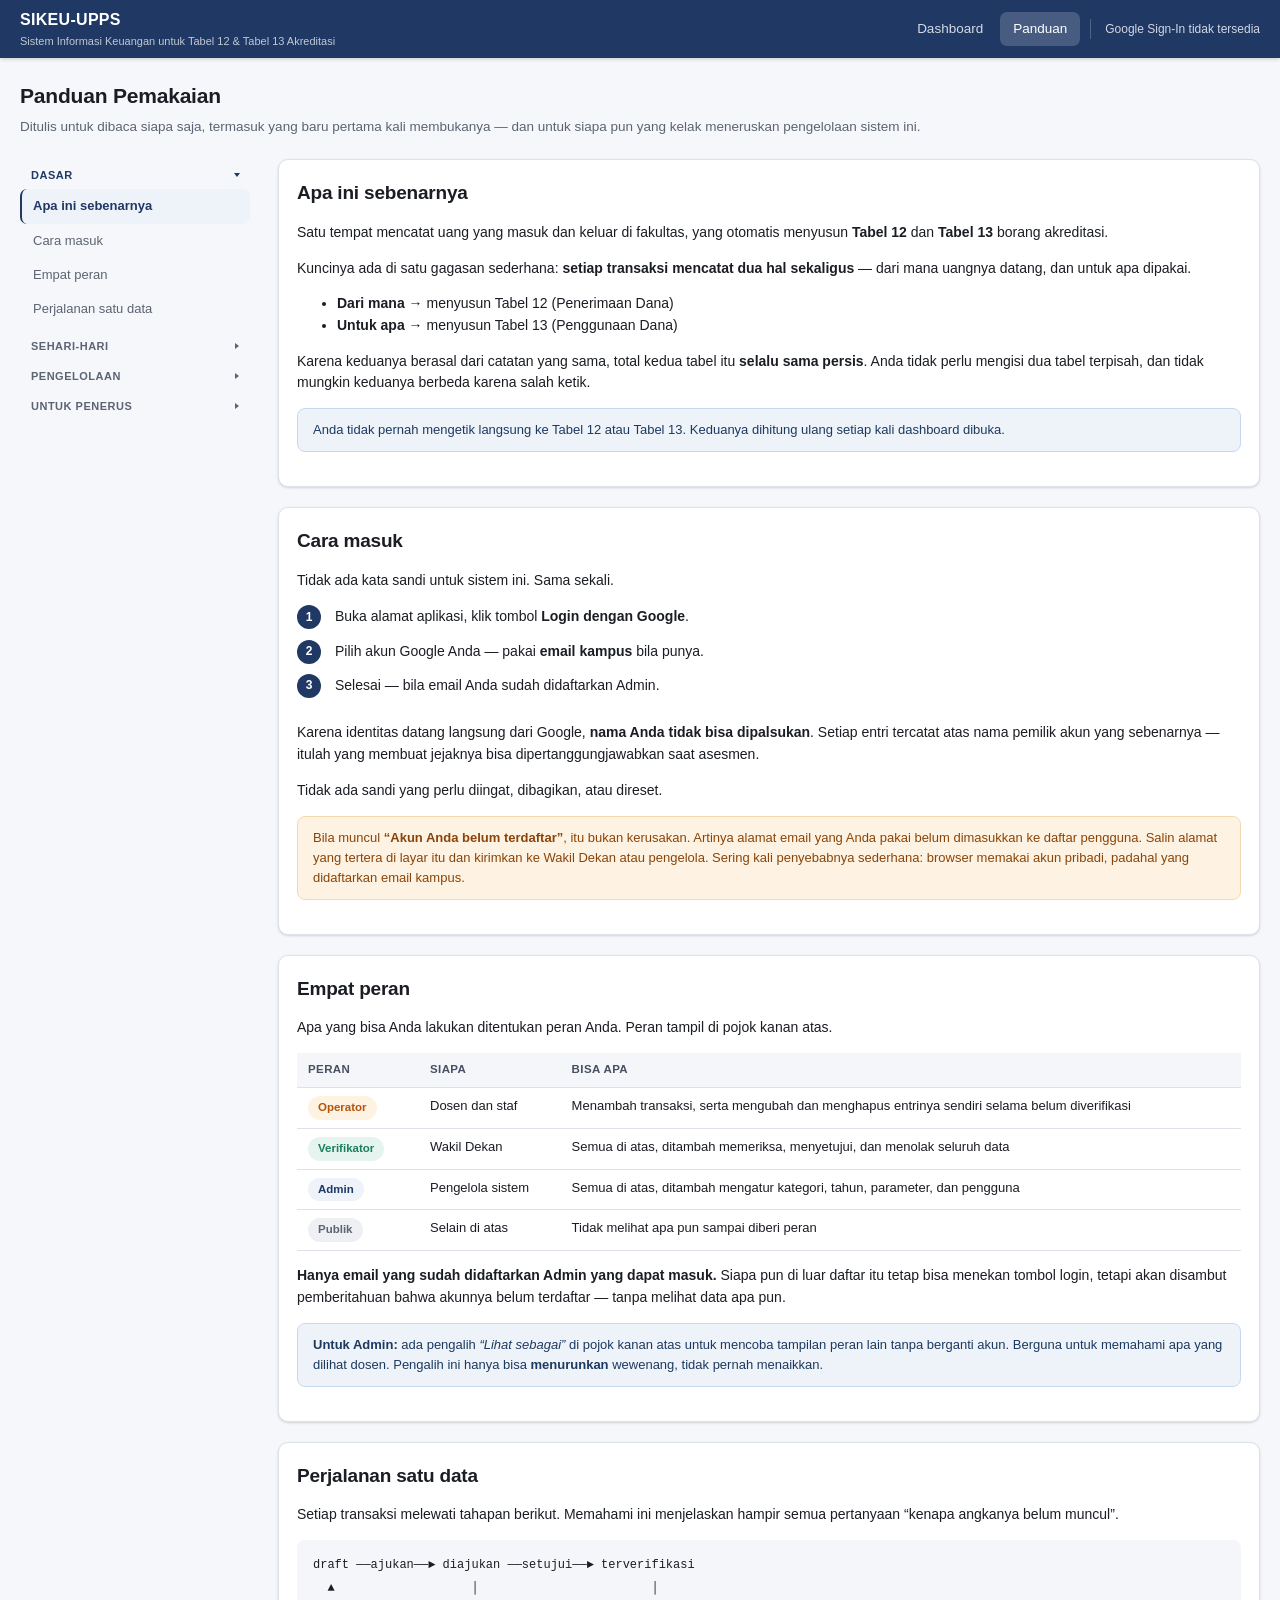
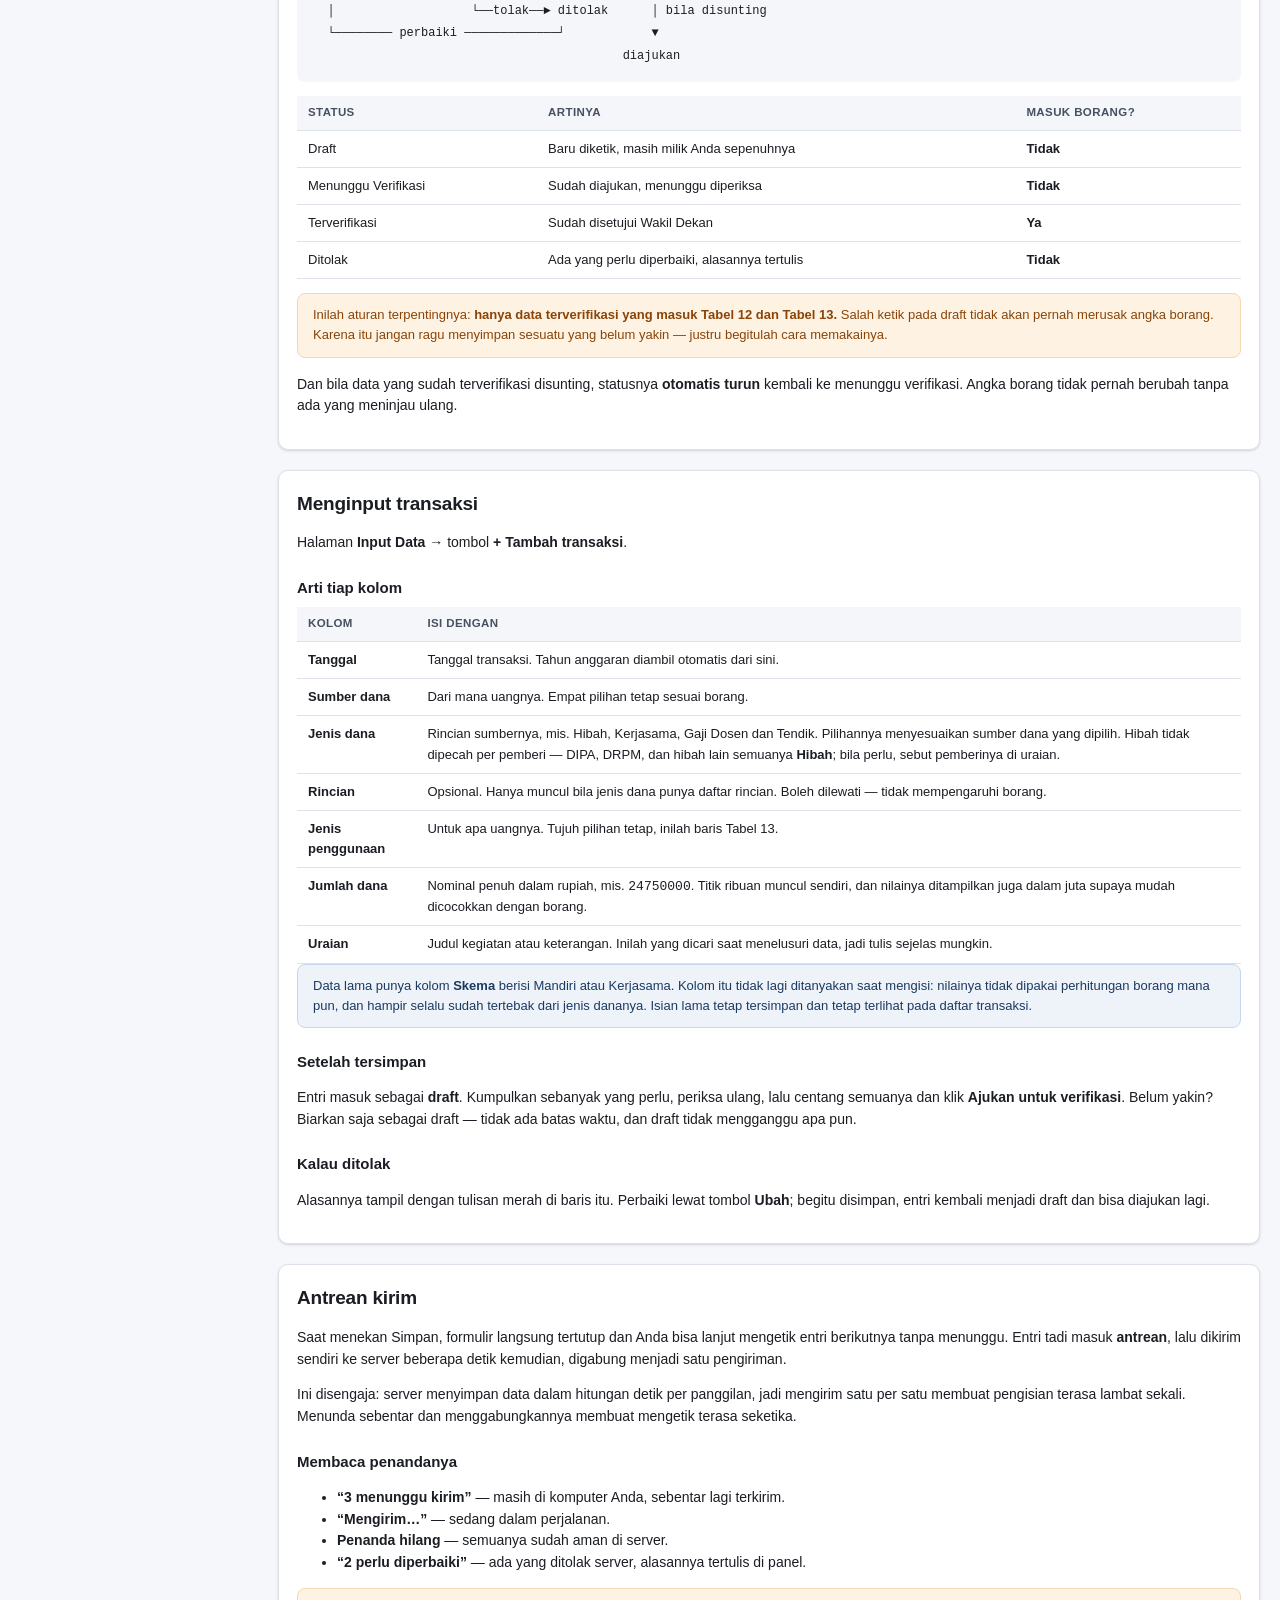
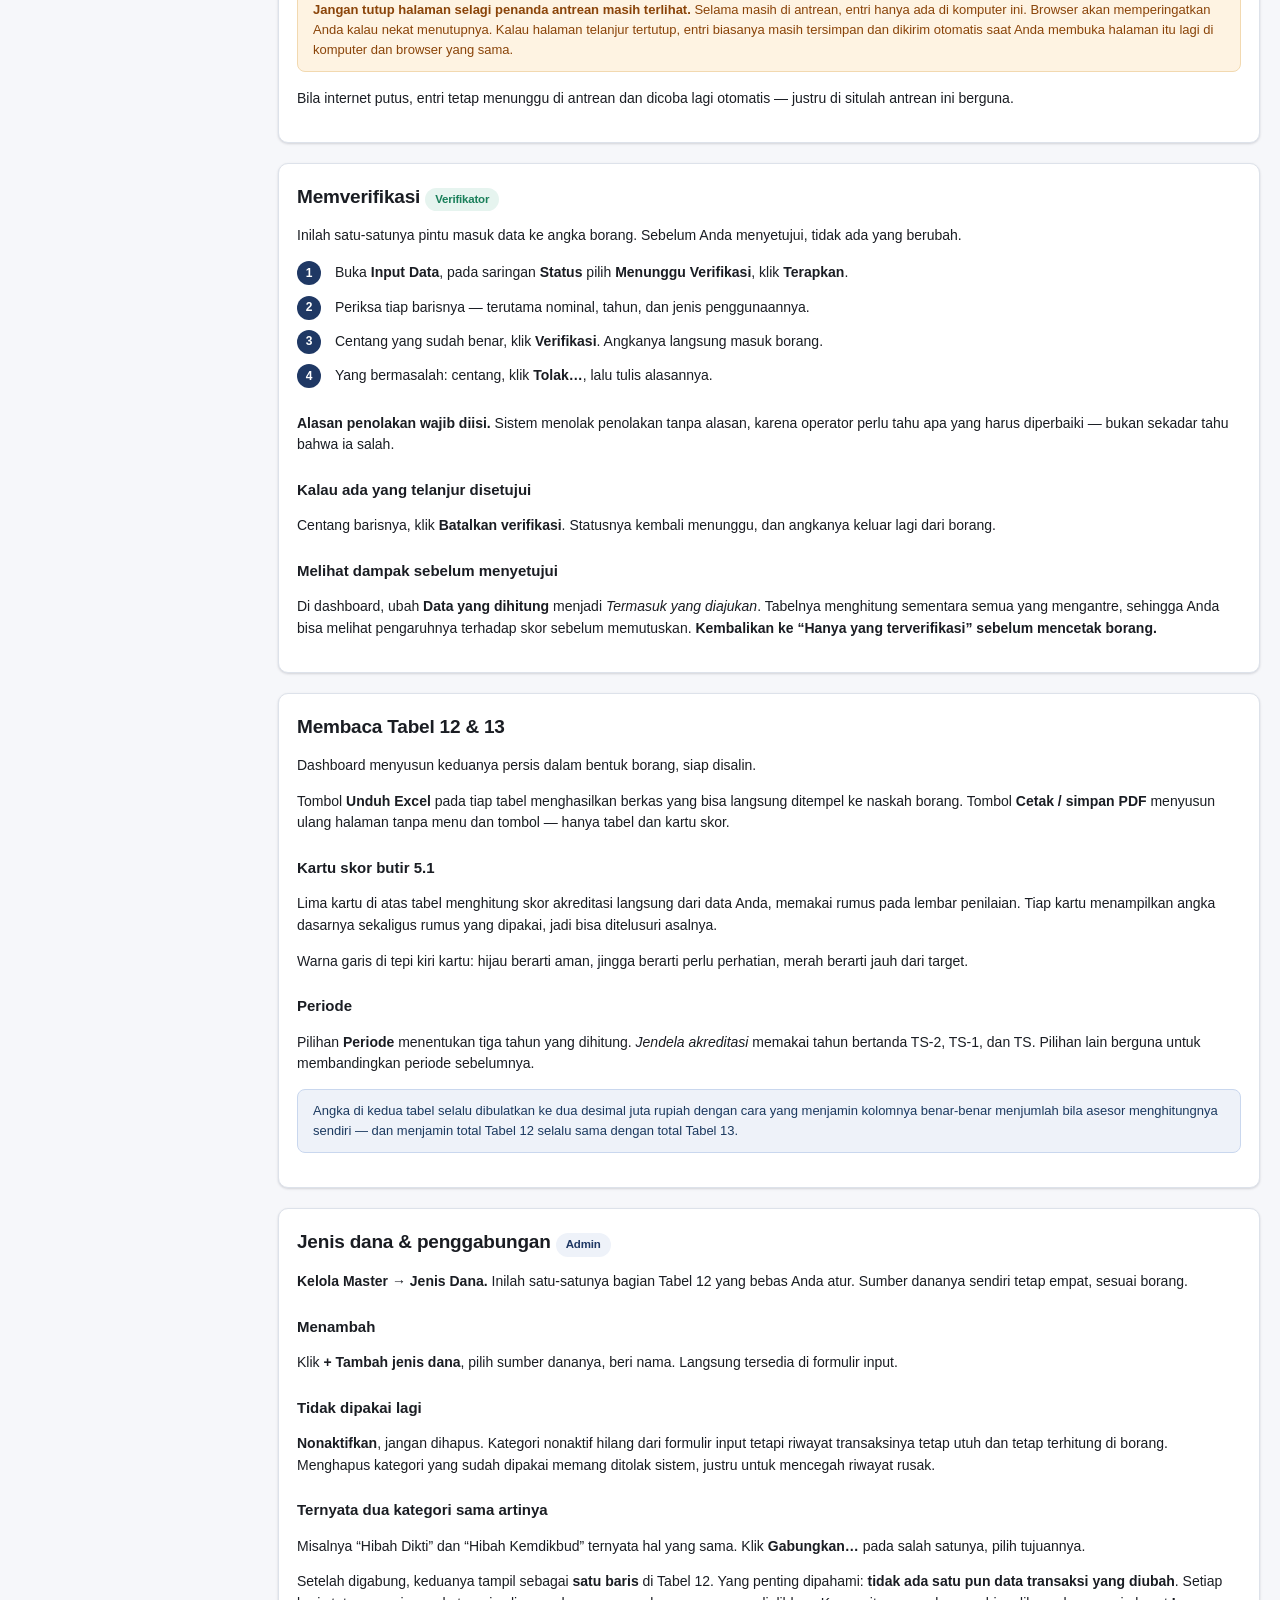
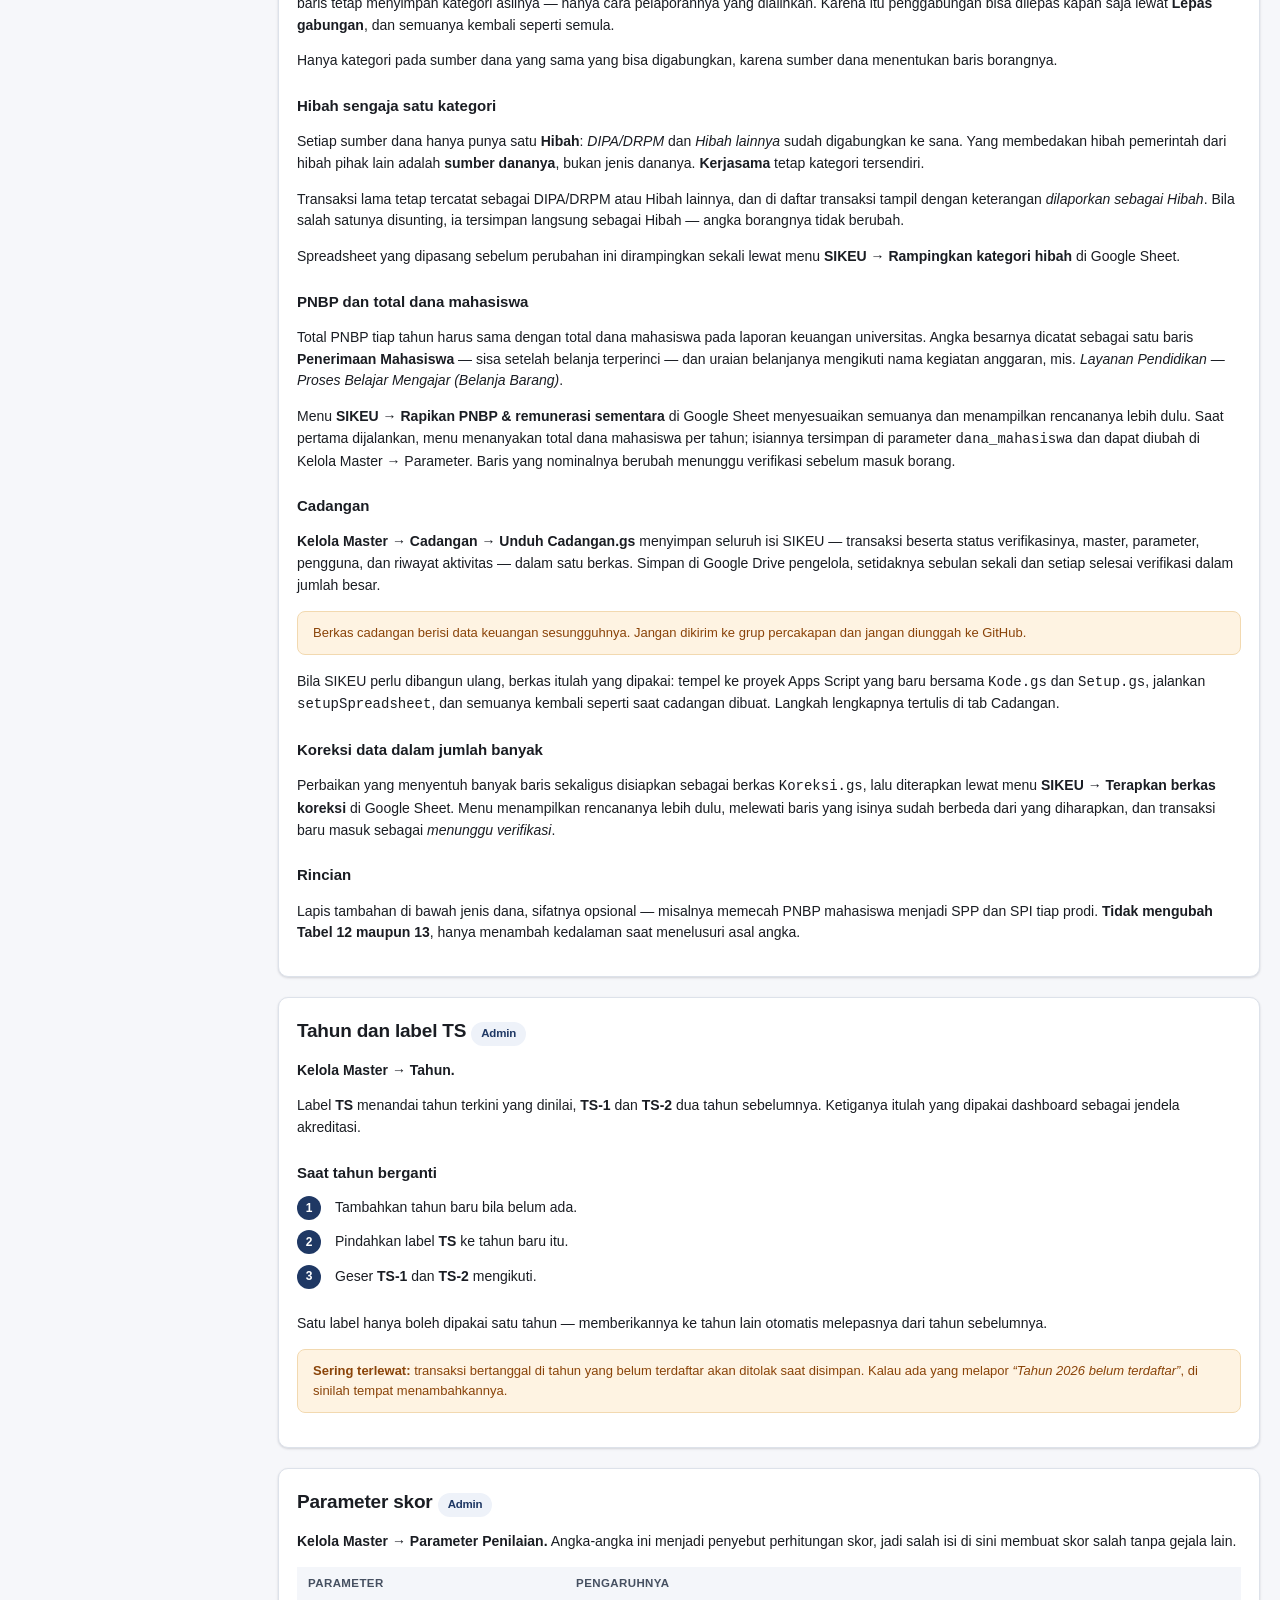
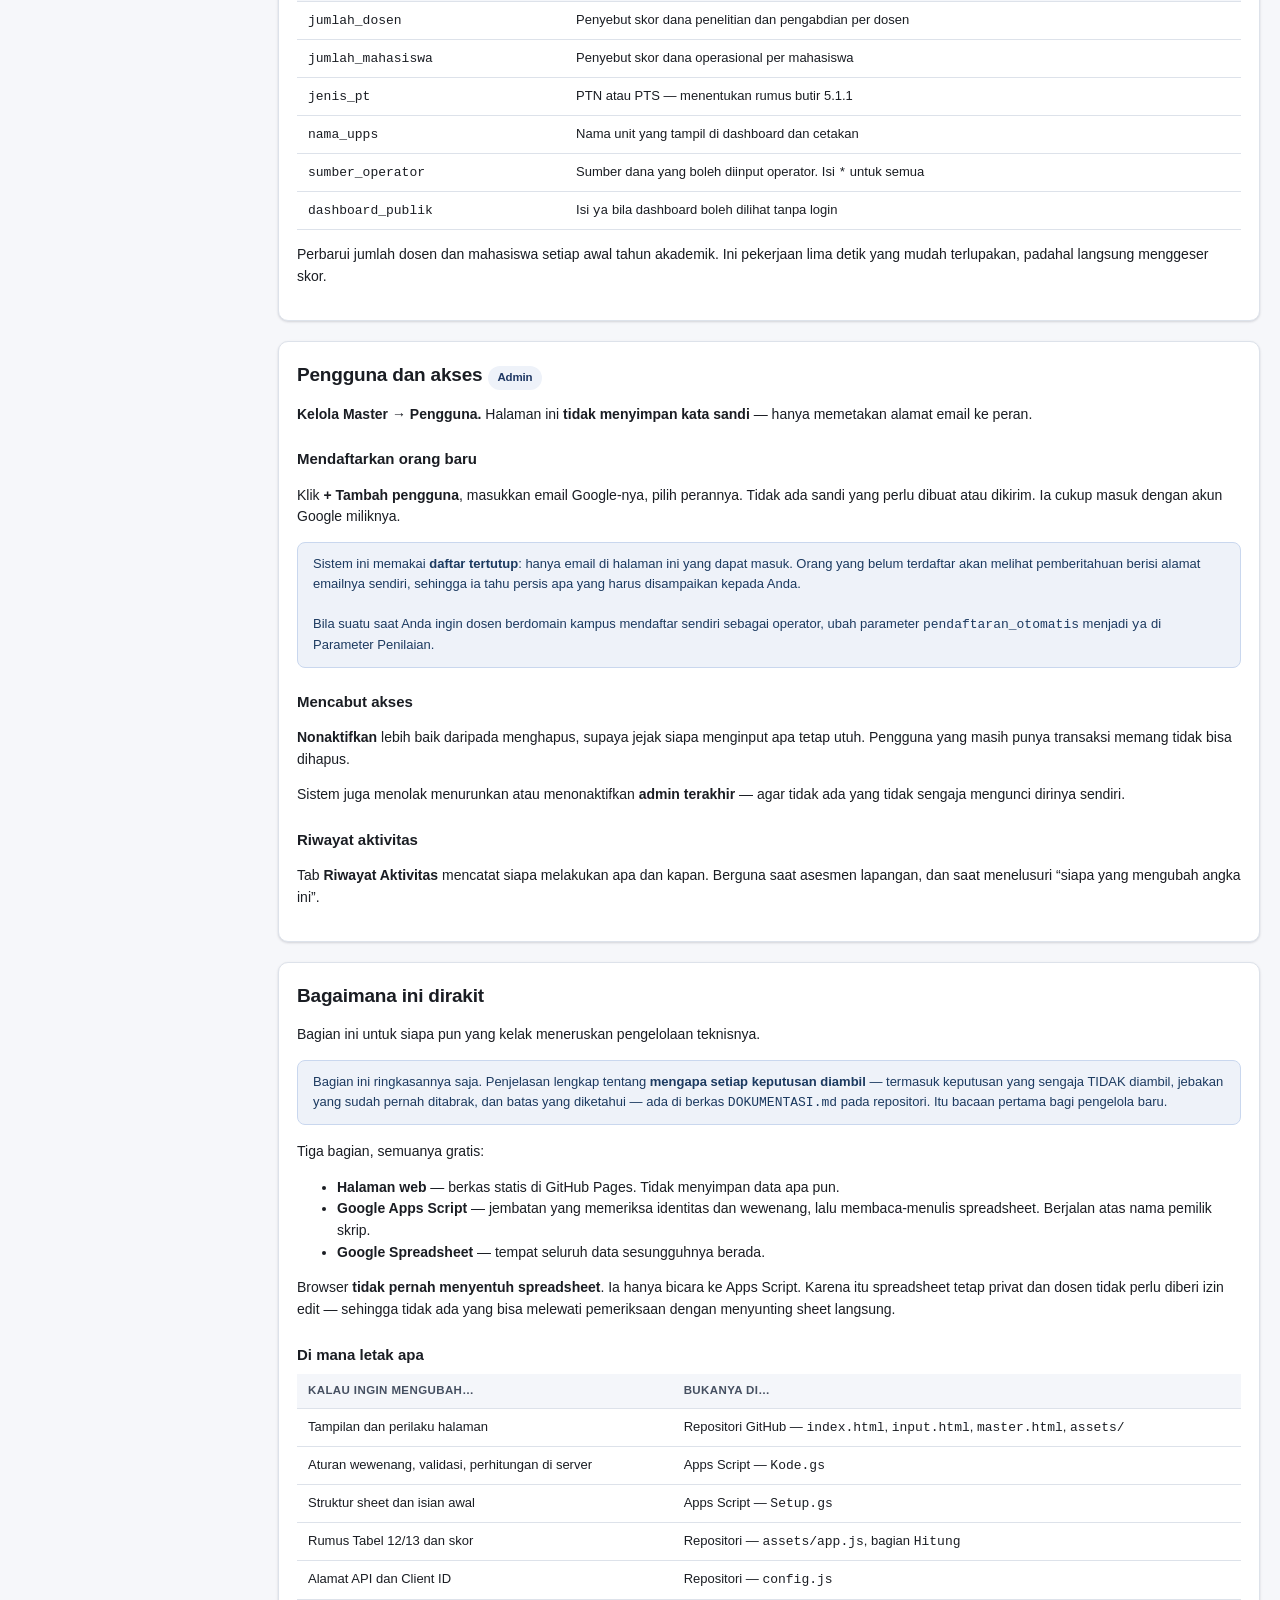
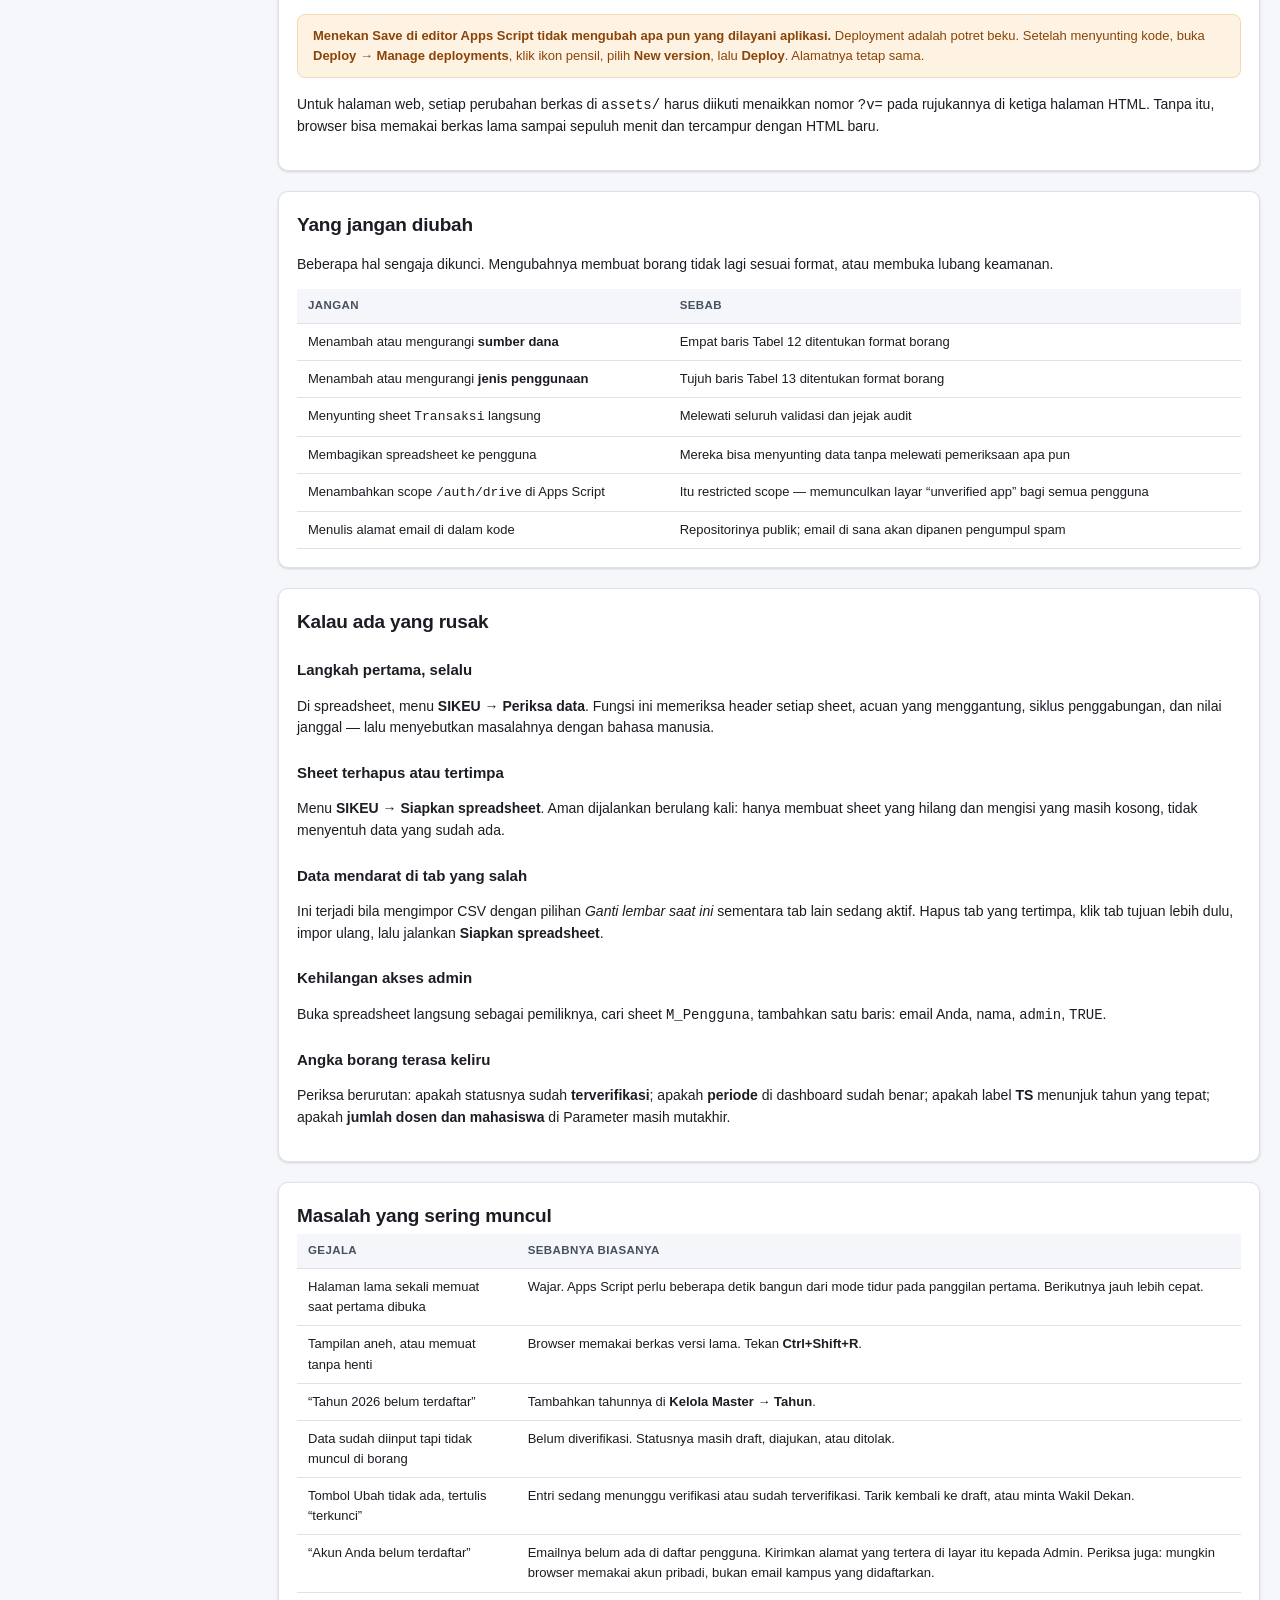
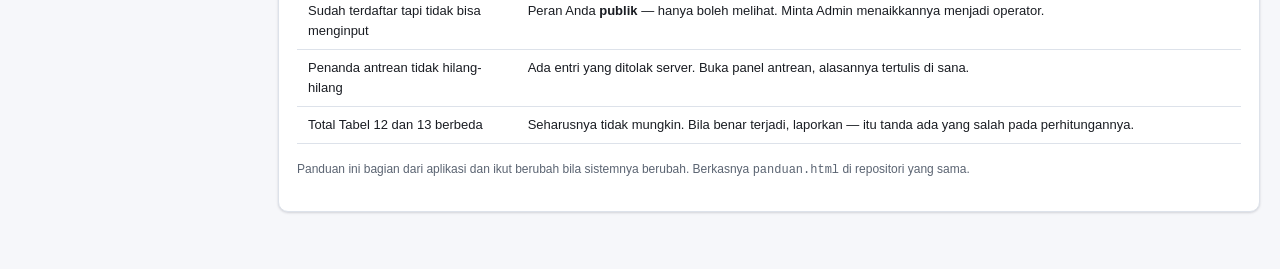
<file: panduan.html>
<!DOCTYPE html>
<html lang="id">
<head>
<meta charset="utf-8">
<meta name="viewport" content="width=device-width, initial-scale=1">
<title>Panduan Pemakaian — SIKEU</title>
<link rel="stylesheet" href="assets/style.css?v=20260910i">
<style>
  .panduan { display: grid; grid-template-columns: 230px 1fr; gap: 28px; align-items: start; }
  .daftar-isi { position: sticky; top: 78px; }
  .daftar-isi a {
    display: block; padding: 7px 11px; border-radius: 7px; text-decoration: none;
    color: var(--teks-lemah); font-size: 13px; border-left: 2px solid transparent;
  }
  .daftar-isi a:hover { background: var(--biru-muda); color: var(--biru); }
  .daftar-isi a.kini {
    background: var(--biru-muda); color: var(--biru);
    font-weight: 600; border-left-color: var(--biru);
  }

  /* Hanya kelompok yang sedang dibaca yang terbuka, supaya daftarnya tetap
     ringkas dan posisi pembaca langsung terlihat. */
  .ti-judul {
    width: 100%; text-align: left; background: none; border: none; border-radius: 7px;
    padding: 8px 11px; margin: 2px 0 0; cursor: pointer;
    font-size: 11px; text-transform: uppercase; letter-spacing: .5px;
    color: var(--teks-lemah); font-weight: 700;
    display: flex; align-items: center; justify-content: space-between; gap: 8px;
  }
  .ti-judul:hover { background: #eef1f6; color: var(--teks); }
  .ti-grup.buka > .ti-judul { color: var(--biru); }

  .ti-panah {
    width: 0; height: 0; flex: none;
    border-left: 4.5px solid currentColor;
    border-top: 3.5px solid transparent; border-bottom: 3.5px solid transparent;
    transition: transform .18s ease;
  }
  .ti-grup.buka > .ti-judul .ti-panah { transform: rotate(90deg); }

  .ti-isi { display: none; padding-bottom: 4px; }
  .ti-grup.buka > .ti-isi { display: block; }
  .bab { scroll-margin-top: 80px; }
  .bab h2 { font-size: 19px; margin: 0 0 4px; letter-spacing: -.2px; }
  .bab > p:first-of-type { color: var(--teks-lemah); margin-top: 0; }
  .bab h3 { font-size: 15px; margin: 22px 0 8px; }
  .langkah { counter-reset: langkah; list-style: none; padding: 0; margin: 12px 0; }
  .langkah li {
    counter-increment: langkah; position: relative; padding: 0 0 12px 38px; line-height: 1.6;
  }
  .langkah li::before {
    content: counter(langkah); position: absolute; left: 0; top: 0;
    width: 24px; height: 24px; border-radius: 50%; background: var(--biru); color: #fff;
    font-size: 12px; font-weight: 700; display: flex; align-items: center; justify-content: center;
  }
  .kotak-peran {
    display: inline-block; padding: 3px 10px; border-radius: 20px; font-size: 11.5px;
    font-weight: 600; margin-right: 6px;
  }
  .alur-status { font-family: var(--mono); font-size: 12px; line-height: 1.9; white-space: pre;
    background: #f4f6fa; padding: 14px 16px; border-radius: 8px; overflow-x: auto; }
  @media (max-width: 820px) {
    .panduan { grid-template-columns: 1fr; }
    .daftar-isi { position: static; }
  }
</style>
</head>
<body>

<header class="kepala kerangka">
  <div class="kepala-isi">
    <div class="merek">SIKEU-UPPS<small>Sistem Informasi Keuangan untuk Tabel 12 &amp; Tabel 13 Akreditasi</small></div>
    <nav class="nav"></nav>
  </div>
</header>

<div class="wadah">
  <h1 class="judul-halaman">Panduan Pemakaian</h1>
  <p class="sub-halaman">Ditulis untuk dibaca siapa saja, termasuk yang baru pertama kali membukanya —
    dan untuk siapa pun yang kelak meneruskan pengelolaan sistem ini.</p>

  <div class="panduan">
    <nav class="daftar-isi" id="daftar-isi">
      <div class="ti-grup">
        <button class="ti-judul" type="button">Dasar<span class="ti-panah"></span></button>
        <div class="ti-isi">
          <a href="#apa">Apa ini sebenarnya</a>
          <a href="#masuk">Cara masuk</a>
          <a href="#peran">Empat peran</a>
          <a href="#alur">Perjalanan satu data</a>
        </div>
      </div>

      <div class="ti-grup">
        <button class="ti-judul" type="button">Sehari-hari<span class="ti-panah"></span></button>
        <div class="ti-isi">
          <a href="#operator">Menginput transaksi</a>
          <a href="#antrean">Antrean kirim</a>
          <a href="#verifikator">Memverifikasi</a>
          <a href="#borang">Membaca Tabel 12 &amp; 13</a>
        </div>
      </div>

      <div class="ti-grup">
        <button class="ti-judul" type="button">Pengelolaan<span class="ti-panah"></span></button>
        <div class="ti-isi">
          <a href="#jenisdana">Jenis dana &amp; penggabungan</a>
          <a href="#tahun">Tahun dan label TS</a>
          <a href="#parameter">Parameter skor</a>
          <a href="#pengguna">Pengguna dan akses</a>
        </div>
      </div>

      <div class="ti-grup">
        <button class="ti-judul" type="button">Untuk penerus<span class="ti-panah"></span></button>
        <div class="ti-isi">
          <a href="#arsitektur">Bagaimana ini dirakit</a>
          <a href="#jangan">Yang jangan diubah</a>
          <a href="#pulih">Kalau ada yang rusak</a>
          <a href="#masalah">Masalah yang sering muncul</a>
        </div>
      </div>
    </nav>

    <div>

      <!-- ============================================================ dasar -->
      <div class="kartu bab" id="apa">
        <div class="kartu-isi">
          <h2>Apa ini sebenarnya</h2>
          <p>Satu tempat mencatat uang yang masuk dan keluar di fakultas, yang otomatis
            menyusun <b>Tabel 12</b> dan <b>Tabel 13</b> borang akreditasi.</p>

          <p>Kuncinya ada di satu gagasan sederhana: <b>setiap transaksi mencatat dua hal
            sekaligus</b> — dari mana uangnya datang, dan untuk apa dipakai.</p>

          <ul>
            <li><b>Dari mana</b> → menyusun Tabel 12 (Penerimaan Dana)</li>
            <li><b>Untuk apa</b> → menyusun Tabel 13 (Penggunaan Dana)</li>
          </ul>

          <p>Karena keduanya berasal dari catatan yang sama, total kedua tabel itu
            <b>selalu sama persis</b>. Anda tidak perlu mengisi dua tabel terpisah, dan tidak
            mungkin keduanya berbeda karena salah ketik.</p>

          <div class="pesan pesan-info">Anda tidak pernah mengetik langsung ke Tabel 12 atau
            Tabel 13. Keduanya dihitung ulang setiap kali dashboard dibuka.</div>
        </div>
      </div>

      <div class="kartu bab" id="masuk">
        <div class="kartu-isi">
          <h2>Cara masuk</h2>
          <p>Tidak ada kata sandi untuk sistem ini. Sama sekali.</p>

          <ol class="langkah">
            <li>Buka alamat aplikasi, klik tombol <b>Login dengan Google</b>.</li>
            <li>Pilih akun Google Anda — pakai <b>email kampus</b> bila punya.</li>
            <li>Selesai — bila email Anda sudah didaftarkan Admin.</li>
          </ol>

          <p>Karena identitas datang langsung dari Google, <b>nama Anda tidak bisa dipalsukan</b>.
            Setiap entri tercatat atas nama pemilik akun yang sebenarnya — itulah yang membuat
            jejaknya bisa dipertanggungjawabkan saat asesmen.</p>

          <p>Tidak ada sandi yang perlu diingat, dibagikan, atau direset.</p>

          <div class="pesan pesan-ingat">Bila muncul <b>“Akun Anda belum terdaftar”</b>, itu bukan
            kerusakan. Artinya alamat email yang Anda pakai belum dimasukkan ke daftar pengguna.
            Salin alamat yang tertera di layar itu dan kirimkan ke Wakil Dekan atau pengelola.
            Sering kali penyebabnya sederhana: browser memakai akun pribadi, padahal yang
            didaftarkan email kampus.</div>
        </div>
      </div>

      <div class="kartu bab" id="peran">
        <div class="kartu-isi">
          <h2>Empat peran</h2>
          <p>Apa yang bisa Anda lakukan ditentukan peran Anda. Peran tampil di pojok kanan atas.</p>

          <div class="bungkus-tabel">
            <table class="data">
              <thead><tr><th>Peran</th><th>Siapa</th><th>Bisa apa</th></tr></thead>
              <tbody>
                <tr>
                  <td><span class="kotak-peran lencana-jingga">Operator</span></td>
                  <td>Dosen dan staf</td>
                  <td>Menambah transaksi, serta mengubah dan menghapus entrinya sendiri
                      selama belum diverifikasi</td>
                </tr>
                <tr>
                  <td><span class="kotak-peran lencana-hijau">Verifikator</span></td>
                  <td>Wakil Dekan</td>
                  <td>Semua di atas, ditambah memeriksa, menyetujui, dan menolak seluruh data</td>
                </tr>
                <tr>
                  <td><span class="kotak-peran lencana-biru">Admin</span></td>
                  <td>Pengelola sistem</td>
                  <td>Semua di atas, ditambah mengatur kategori, tahun, parameter, dan pengguna</td>
                </tr>
                <tr>
                  <td><span class="kotak-peran lencana-abu">Publik</span></td>
                  <td>Selain di atas</td>
                  <td>Tidak melihat apa pun sampai diberi peran</td>
                </tr>
              </tbody>
            </table>
          </div>

          <p style="margin-top:14px"><b>Hanya email yang sudah didaftarkan Admin yang dapat masuk.</b>
            Siapa pun di luar daftar itu tetap bisa menekan tombol login, tetapi akan disambut
            pemberitahuan bahwa akunnya belum terdaftar — tanpa melihat data apa pun.</p>

          <div class="pesan pesan-info"><b>Untuk Admin:</b> ada pengalih
            <i>“Lihat sebagai”</i> di pojok kanan atas untuk mencoba tampilan peran lain tanpa
            berganti akun. Berguna untuk memahami apa yang dilihat dosen. Pengalih ini hanya bisa
            <b>menurunkan</b> wewenang, tidak pernah menaikkan.</div>
        </div>
      </div>

      <div class="kartu bab" id="alur">
        <div class="kartu-isi">
          <h2>Perjalanan satu data</h2>
          <p>Setiap transaksi melewati tahapan berikut. Memahami ini menjelaskan hampir semua
            pertanyaan “kenapa angkanya belum muncul”.</p>

          <div class="alur-status">draft ──ajukan──► diajukan ──setujui──► terverifikasi
  ▲                   │                        │
  │                   └──tolak──► ditolak      │ bila disunting
  └──────── perbaiki ─────────────┘            ▼
                                           diajukan</div>

          <div class="bungkus-tabel" style="margin-top:14px">
            <table class="data">
              <thead><tr><th>Status</th><th>Artinya</th><th>Masuk borang?</th></tr></thead>
              <tbody>
                <tr><td>Draft</td><td>Baru diketik, masih milik Anda sepenuhnya</td>
                    <td><b>Tidak</b></td></tr>
                <tr><td>Menunggu Verifikasi</td><td>Sudah diajukan, menunggu diperiksa</td>
                    <td><b>Tidak</b></td></tr>
                <tr><td>Terverifikasi</td><td>Sudah disetujui Wakil Dekan</td>
                    <td><b>Ya</b></td></tr>
                <tr><td>Ditolak</td><td>Ada yang perlu diperbaiki, alasannya tertulis</td>
                    <td><b>Tidak</b></td></tr>
              </tbody>
            </table>
          </div>

          <div class="pesan pesan-ingat" style="margin-top:14px">Inilah aturan terpentingnya:
            <b>hanya data terverifikasi yang masuk Tabel 12 dan Tabel 13.</b> Salah ketik pada
            draft tidak akan pernah merusak angka borang. Karena itu jangan ragu menyimpan
            sesuatu yang belum yakin — justru begitulah cara memakainya.</div>

          <p>Dan bila data yang sudah terverifikasi disunting, statusnya <b>otomatis turun</b>
            kembali ke menunggu verifikasi. Angka borang tidak pernah berubah tanpa ada yang
            meninjau ulang.</p>
        </div>
      </div>

      <!-- ======================================================== sehari-hari -->
      <div class="kartu bab" id="operator">
        <div class="kartu-isi">
          <h2>Menginput transaksi</h2>
          <p>Halaman <b>Input Data</b> → tombol <b>+ Tambah transaksi</b>.</p>

          <h3>Arti tiap kolom</h3>
          <div class="bungkus-tabel">
            <table class="data">
              <thead><tr><th>Kolom</th><th>Isi dengan</th></tr></thead>
              <tbody>
                <tr><td><b>Tanggal</b></td>
                    <td>Tanggal transaksi. Tahun anggaran diambil otomatis dari sini.</td></tr>
                <tr><td><b>Sumber dana</b></td>
                    <td>Dari mana uangnya. Empat pilihan tetap sesuai borang.</td></tr>
                <tr><td><b>Jenis dana</b></td>
                    <td>Rincian sumbernya, mis. Hibah, Kerjasama, Gaji Dosen dan Tendik. Pilihannya
                        menyesuaikan sumber dana yang dipilih. Hibah tidak dipecah per pemberi —
                        DIPA, DRPM, dan hibah lain semuanya <b>Hibah</b>; bila perlu, sebut pemberinya
                        di uraian.</td></tr>
                <tr><td><b>Rincian</b></td>
                    <td>Opsional. Hanya muncul bila jenis dana punya daftar rincian. Boleh
                        dilewati — tidak mempengaruhi borang.</td></tr>
                <tr><td><b>Jenis penggunaan</b></td>
                    <td>Untuk apa uangnya. Tujuh pilihan tetap, inilah baris Tabel 13.</td></tr>
                <tr><td><b>Jumlah dana</b></td>
                    <td>Nominal penuh dalam rupiah, mis. <code>24750000</code>. Titik ribuan
                        muncul sendiri, dan nilainya ditampilkan juga dalam juta supaya mudah
                        dicocokkan dengan borang.</td></tr>
                <tr><td><b>Uraian</b></td>
                    <td>Judul kegiatan atau keterangan. Inilah yang dicari saat menelusuri data,
                        jadi tulis sejelas mungkin.</td></tr>
              </tbody>
            </table>
          </div>

          <div class="pesan pesan-info">Data lama punya kolom <b>Skema</b> berisi Mandiri atau
            Kerjasama. Kolom itu tidak lagi ditanyakan saat mengisi: nilainya tidak dipakai
            perhitungan borang mana pun, dan hampir selalu sudah tertebak dari jenis dananya.
            Isian lama tetap tersimpan dan tetap terlihat pada daftar transaksi.</div>

          <h3>Setelah tersimpan</h3>
          <p>Entri masuk sebagai <b>draft</b>. Kumpulkan sebanyak yang perlu, periksa ulang,
            lalu centang semuanya dan klik <b>Ajukan untuk verifikasi</b>. Belum yakin? Biarkan
            saja sebagai draft — tidak ada batas waktu, dan draft tidak mengganggu apa pun.</p>

          <h3>Kalau ditolak</h3>
          <p>Alasannya tampil dengan tulisan merah di baris itu. Perbaiki lewat tombol
            <b>Ubah</b>; begitu disimpan, entri kembali menjadi draft dan bisa diajukan lagi.</p>
        </div>
      </div>

      <div class="kartu bab" id="antrean">
        <div class="kartu-isi">
          <h2>Antrean kirim</h2>
          <p>Saat menekan Simpan, formulir langsung tertutup dan Anda bisa lanjut mengetik entri
            berikutnya tanpa menunggu. Entri tadi masuk <b>antrean</b>, lalu dikirim sendiri ke
            server beberapa detik kemudian, digabung menjadi satu pengiriman.</p>

          <p>Ini disengaja: server menyimpan data dalam hitungan detik per panggilan, jadi
            mengirim satu per satu membuat pengisian terasa lambat sekali. Menunda sebentar dan
            menggabungkannya membuat mengetik terasa seketika.</p>

          <h3>Membaca penandanya</h3>
          <ul>
            <li><b>“3 menunggu kirim”</b> — masih di komputer Anda, sebentar lagi terkirim.</li>
            <li><b>“Mengirim…”</b> — sedang dalam perjalanan.</li>
            <li><b>Penanda hilang</b> — semuanya sudah aman di server.</li>
            <li><b>“2 perlu diperbaiki”</b> — ada yang ditolak server, alasannya tertulis di panel.</li>
          </ul>

          <div class="pesan pesan-ingat"><b>Jangan tutup halaman selagi penanda antrean masih
            terlihat.</b> Selama masih di antrean, entri hanya ada di komputer ini. Browser akan
            memperingatkan Anda kalau nekat menutupnya. Kalau halaman telanjur tertutup, entri
            biasanya masih tersimpan dan dikirim otomatis saat Anda membuka halaman itu lagi
            di komputer dan browser yang sama.</div>

          <p>Bila internet putus, entri tetap menunggu di antrean dan dicoba lagi otomatis —
            justru di situlah antrean ini berguna.</p>
        </div>
      </div>

      <div class="kartu bab" id="verifikator">
        <div class="kartu-isi">
          <h2>Memverifikasi <span class="kotak-peran lencana-hijau">Verifikator</span></h2>
          <p>Inilah satu-satunya pintu masuk data ke angka borang. Sebelum Anda menyetujui,
            tidak ada yang berubah.</p>

          <ol class="langkah">
            <li>Buka <b>Input Data</b>, pada saringan <b>Status</b> pilih
                <b>Menunggu Verifikasi</b>, klik <b>Terapkan</b>.</li>
            <li>Periksa tiap barisnya — terutama nominal, tahun, dan jenis penggunaannya.</li>
            <li>Centang yang sudah benar, klik <b>Verifikasi</b>. Angkanya langsung masuk borang.</li>
            <li>Yang bermasalah: centang, klik <b>Tolak…</b>, lalu tulis alasannya.</li>
          </ol>

          <p><b>Alasan penolakan wajib diisi.</b> Sistem menolak penolakan tanpa alasan, karena
            operator perlu tahu apa yang harus diperbaiki — bukan sekadar tahu bahwa ia salah.</p>

          <h3>Kalau ada yang telanjur disetujui</h3>
          <p>Centang barisnya, klik <b>Batalkan verifikasi</b>. Statusnya kembali menunggu, dan
            angkanya keluar lagi dari borang.</p>

          <h3>Melihat dampak sebelum menyetujui</h3>
          <p>Di dashboard, ubah <b>Data yang dihitung</b> menjadi
            <i>Termasuk yang diajukan</i>. Tabelnya menghitung sementara semua yang mengantre,
            sehingga Anda bisa melihat pengaruhnya terhadap skor sebelum memutuskan.
            <b>Kembalikan ke “Hanya yang terverifikasi” sebelum mencetak borang.</b></p>
        </div>
      </div>

      <div class="kartu bab" id="borang">
        <div class="kartu-isi">
          <h2>Membaca Tabel 12 &amp; 13</h2>
          <p>Dashboard menyusun keduanya persis dalam bentuk borang, siap disalin.</p>

          <p>Tombol <b>Unduh Excel</b> pada tiap tabel menghasilkan berkas yang bisa langsung
            ditempel ke naskah borang. Tombol <b>Cetak / simpan PDF</b> menyusun ulang halaman
            tanpa menu dan tombol — hanya tabel dan kartu skor.</p>

          <h3>Kartu skor butir 5.1</h3>
          <p>Lima kartu di atas tabel menghitung skor akreditasi langsung dari data Anda,
            memakai rumus pada lembar penilaian. Tiap kartu menampilkan angka dasarnya sekaligus
            rumus yang dipakai, jadi bisa ditelusuri asalnya.</p>

          <p>Warna garis di tepi kiri kartu: hijau berarti aman, jingga berarti perlu perhatian,
            merah berarti jauh dari target.</p>

          <h3>Periode</h3>
          <p>Pilihan <b>Periode</b> menentukan tiga tahun yang dihitung. <i>Jendela akreditasi</i>
            memakai tahun bertanda TS-2, TS-1, dan TS. Pilihan lain berguna untuk membandingkan
            periode sebelumnya.</p>

          <div class="pesan pesan-info">Angka di kedua tabel selalu dibulatkan ke dua desimal
            juta rupiah dengan cara yang menjamin kolomnya benar-benar menjumlah bila asesor
            menghitungnya sendiri — dan menjamin total Tabel 12 selalu sama dengan total Tabel 13.</div>
        </div>
      </div>

      <!-- ========================================================= pengelolaan -->
      <div class="kartu bab" id="jenisdana">
        <div class="kartu-isi">
          <h2>Jenis dana &amp; penggabungan <span class="kotak-peran lencana-biru">Admin</span></h2>
          <p><b>Kelola Master → Jenis Dana.</b> Inilah satu-satunya bagian Tabel 12 yang bebas
            Anda atur. Sumber dananya sendiri tetap empat, sesuai borang.</p>

          <h3>Menambah</h3>
          <p>Klik <b>+ Tambah jenis dana</b>, pilih sumber dananya, beri nama. Langsung tersedia
            di formulir input.</p>

          <h3>Tidak dipakai lagi</h3>
          <p><b>Nonaktifkan</b>, jangan dihapus. Kategori nonaktif hilang dari formulir input
            tetapi riwayat transaksinya tetap utuh dan tetap terhitung di borang. Menghapus
            kategori yang sudah dipakai memang ditolak sistem, justru untuk mencegah riwayat rusak.</p>

          <h3>Ternyata dua kategori sama artinya</h3>
          <p>Misalnya “Hibah Dikti” dan “Hibah Kemdikbud” ternyata hal yang sama. Klik
            <b>Gabungkan…</b> pada salah satunya, pilih tujuannya.</p>

          <p>Setelah digabung, keduanya tampil sebagai <b>satu baris</b> di Tabel 12. Yang penting
            dipahami: <b>tidak ada satu pun data transaksi yang diubah</b>. Setiap baris tetap
            menyimpan kategori aslinya — hanya cara pelaporannya yang dialihkan. Karena itu
            penggabungan bisa dilepas kapan saja lewat <b>Lepas gabungan</b>, dan semuanya
            kembali seperti semula.</p>

          <p>Hanya kategori pada sumber dana yang sama yang bisa digabungkan, karena sumber
            dana menentukan baris borangnya.</p>

          <h3>Hibah sengaja satu kategori</h3>
          <p>Setiap sumber dana hanya punya satu <b>Hibah</b>: <i>DIPA/DRPM</i> dan <i>Hibah
            lainnya</i> sudah digabungkan ke sana. Yang membedakan hibah pemerintah dari hibah
            pihak lain adalah <b>sumber dananya</b>, bukan jenis dananya. <b>Kerjasama</b> tetap
            kategori tersendiri.</p>

          <p>Transaksi lama tetap tercatat sebagai DIPA/DRPM atau Hibah lainnya, dan di daftar
            transaksi tampil dengan keterangan <i>dilaporkan sebagai Hibah</i>. Bila salah satunya
            disunting, ia tersimpan langsung sebagai Hibah — angka borangnya tidak berubah.</p>

          <p>Spreadsheet yang dipasang sebelum perubahan ini dirampingkan sekali lewat menu
            <b>SIKEU → Rampingkan kategori hibah</b> di Google Sheet.</p>

          <h3>PNBP dan total dana mahasiswa</h3>
          <p>Total PNBP tiap tahun harus sama dengan total dana mahasiswa pada laporan keuangan
            universitas. Angka besarnya dicatat sebagai satu baris <b>Penerimaan Mahasiswa</b> —
            sisa setelah belanja terperinci — dan uraian belanjanya mengikuti nama kegiatan
            anggaran, mis. <i>Layanan Pendidikan — Proses Belajar Mengajar (Belanja Barang)</i>.</p>

          <p>Menu <b>SIKEU → Rapikan PNBP &amp; remunerasi sementara</b> di Google Sheet
            menyesuaikan semuanya dan menampilkan rencananya lebih dulu. Saat pertama dijalankan,
            menu menanyakan total dana mahasiswa per tahun; isiannya tersimpan di parameter
            <code>dana_mahasiswa</code> dan dapat diubah di Kelola Master → Parameter. Baris yang
            nominalnya berubah menunggu verifikasi sebelum masuk borang.</p>

          <h3>Cadangan</h3>
          <p><b>Kelola Master → Cadangan → Unduh Cadangan.gs</b> menyimpan seluruh isi SIKEU —
            transaksi beserta status verifikasinya, master, parameter, pengguna, dan riwayat
            aktivitas — dalam satu berkas. Simpan di Google Drive pengelola, setidaknya sebulan
            sekali dan setiap selesai verifikasi dalam jumlah besar.</p>

          <div class="pesan pesan-ingat">Berkas cadangan berisi data keuangan sesungguhnya. Jangan
            dikirim ke grup percakapan dan jangan diunggah ke GitHub.</div>

          <p>Bila SIKEU perlu dibangun ulang, berkas itulah yang dipakai: tempel ke proyek Apps
            Script yang baru bersama <code>Kode.gs</code> dan <code>Setup.gs</code>, jalankan
            <code>setupSpreadsheet</code>, dan semuanya kembali seperti saat cadangan dibuat.
            Langkah lengkapnya tertulis di tab Cadangan.</p>

          <h3>Koreksi data dalam jumlah banyak</h3>
          <p>Perbaikan yang menyentuh banyak baris sekaligus disiapkan sebagai berkas
            <code>Koreksi.gs</code>, lalu diterapkan lewat menu <b>SIKEU → Terapkan berkas
            koreksi</b> di Google Sheet. Menu menampilkan rencananya lebih dulu, melewati baris yang
            isinya sudah berbeda dari yang diharapkan, dan transaksi baru masuk sebagai
            <i>menunggu verifikasi</i>.</p>

          <h3>Rincian</h3>
          <p>Lapis tambahan di bawah jenis dana, sifatnya opsional — misalnya memecah PNBP
            mahasiswa menjadi SPP dan SPI tiap prodi. <b>Tidak mengubah Tabel 12 maupun 13</b>,
            hanya menambah kedalaman saat menelusuri asal angka.</p>
        </div>
      </div>

      <div class="kartu bab" id="tahun">
        <div class="kartu-isi">
          <h2>Tahun dan label TS <span class="kotak-peran lencana-biru">Admin</span></h2>
          <p><b>Kelola Master → Tahun.</b></p>

          <p>Label <b>TS</b> menandai tahun terkini yang dinilai, <b>TS-1</b> dan <b>TS-2</b> dua
            tahun sebelumnya. Ketiganya itulah yang dipakai dashboard sebagai jendela akreditasi.</p>

          <h3>Saat tahun berganti</h3>
          <ol class="langkah">
            <li>Tambahkan tahun baru bila belum ada.</li>
            <li>Pindahkan label <b>TS</b> ke tahun baru itu.</li>
            <li>Geser <b>TS-1</b> dan <b>TS-2</b> mengikuti.</li>
          </ol>

          <p>Satu label hanya boleh dipakai satu tahun — memberikannya ke tahun lain otomatis
            melepasnya dari tahun sebelumnya.</p>

          <div class="pesan pesan-ingat"><b>Sering terlewat:</b> transaksi bertanggal di tahun
            yang belum terdaftar akan ditolak saat disimpan. Kalau ada yang melapor
            <i>“Tahun 2026 belum terdaftar”</i>, di sinilah tempat menambahkannya.</div>
        </div>
      </div>

      <div class="kartu bab" id="parameter">
        <div class="kartu-isi">
          <h2>Parameter skor <span class="kotak-peran lencana-biru">Admin</span></h2>
          <p><b>Kelola Master → Parameter Penilaian.</b> Angka-angka ini menjadi penyebut
            perhitungan skor, jadi salah isi di sini membuat skor salah tanpa gejala lain.</p>

          <div class="bungkus-tabel">
            <table class="data">
              <thead><tr><th>Parameter</th><th>Pengaruhnya</th></tr></thead>
              <tbody>
                <tr><td><code>jumlah_dosen</code></td>
                    <td>Penyebut skor dana penelitian dan pengabdian per dosen</td></tr>
                <tr><td><code>jumlah_mahasiswa</code></td>
                    <td>Penyebut skor dana operasional per mahasiswa</td></tr>
                <tr><td><code>jenis_pt</code></td>
                    <td>PTN atau PTS — menentukan rumus butir 5.1.1</td></tr>
                <tr><td><code>nama_upps</code></td>
                    <td>Nama unit yang tampil di dashboard dan cetakan</td></tr>
                <tr><td><code>sumber_operator</code></td>
                    <td>Sumber dana yang boleh diinput operator. Isi <code>*</code> untuk semua</td></tr>
                <tr><td><code>dashboard_publik</code></td>
                    <td>Isi <code>ya</code> bila dashboard boleh dilihat tanpa login</td></tr>
              </tbody>
            </table>
          </div>

          <p style="margin-top:14px">Perbarui jumlah dosen dan mahasiswa setiap awal tahun
            akademik. Ini pekerjaan lima detik yang mudah terlupakan, padahal langsung
            menggeser skor.</p>
        </div>
      </div>

      <div class="kartu bab" id="pengguna">
        <div class="kartu-isi">
          <h2>Pengguna dan akses <span class="kotak-peran lencana-biru">Admin</span></h2>
          <p><b>Kelola Master → Pengguna.</b> Halaman ini <b>tidak menyimpan kata sandi</b> —
            hanya memetakan alamat email ke peran.</p>

          <h3>Mendaftarkan orang baru</h3>
          <p>Klik <b>+ Tambah pengguna</b>, masukkan email Google-nya, pilih perannya. Tidak ada
            sandi yang perlu dibuat atau dikirim. Ia cukup masuk dengan akun Google miliknya.</p>

          <div class="pesan pesan-info">Sistem ini memakai <b>daftar tertutup</b>: hanya email di
            halaman ini yang dapat masuk. Orang yang belum terdaftar akan melihat pemberitahuan
            berisi alamat emailnya sendiri, sehingga ia tahu persis apa yang harus disampaikan
            kepada Anda.<br><br>Bila suatu saat Anda ingin dosen berdomain kampus mendaftar
            sendiri sebagai operator, ubah parameter <code>pendaftaran_otomatis</code> menjadi
            <code>ya</code> di Parameter Penilaian.</div>

          <h3>Mencabut akses</h3>
          <p><b>Nonaktifkan</b> lebih baik daripada menghapus, supaya jejak siapa menginput apa
            tetap utuh. Pengguna yang masih punya transaksi memang tidak bisa dihapus.</p>

          <p>Sistem juga menolak menurunkan atau menonaktifkan <b>admin terakhir</b> — agar
            tidak ada yang tidak sengaja mengunci dirinya sendiri.</p>

          <h3>Riwayat aktivitas</h3>
          <p>Tab <b>Riwayat Aktivitas</b> mencatat siapa melakukan apa dan kapan. Berguna saat
            asesmen lapangan, dan saat menelusuri “siapa yang mengubah angka ini”.</p>
        </div>
      </div>

      <!-- ======================================================= untuk penerus -->
      <div class="kartu bab" id="arsitektur">
        <div class="kartu-isi">
          <h2>Bagaimana ini dirakit</h2>
          <p>Bagian ini untuk siapa pun yang kelak meneruskan pengelolaan teknisnya.</p>

          <div class="pesan pesan-info">Bagian ini ringkasannya saja. Penjelasan lengkap tentang
            <b>mengapa setiap keputusan diambil</b> — termasuk keputusan yang sengaja TIDAK diambil,
            jebakan yang sudah pernah ditabrak, dan batas yang diketahui — ada di berkas
            <code>DOKUMENTASI.md</code> pada repositori. Itu bacaan pertama bagi pengelola baru.</div>

          <p>Tiga bagian, semuanya gratis:</p>
          <ul>
            <li><b>Halaman web</b> — berkas statis di GitHub Pages. Tidak menyimpan data apa pun.</li>
            <li><b>Google Apps Script</b> — jembatan yang memeriksa identitas dan wewenang, lalu
              membaca-menulis spreadsheet. Berjalan atas nama pemilik skrip.</li>
            <li><b>Google Spreadsheet</b> — tempat seluruh data sesungguhnya berada.</li>
          </ul>

          <p>Browser <b>tidak pernah menyentuh spreadsheet</b>. Ia hanya bicara ke Apps Script.
            Karena itu spreadsheet tetap privat dan dosen tidak perlu diberi izin edit —
            sehingga tidak ada yang bisa melewati pemeriksaan dengan menyunting sheet langsung.</p>

          <h3>Di mana letak apa</h3>
          <div class="bungkus-tabel">
            <table class="data">
              <thead><tr><th>Kalau ingin mengubah…</th><th>Bukanya di…</th></tr></thead>
              <tbody>
                <tr><td>Tampilan dan perilaku halaman</td>
                    <td>Repositori GitHub — <code>index.html</code>, <code>input.html</code>,
                        <code>master.html</code>, <code>assets/</code></td></tr>
                <tr><td>Aturan wewenang, validasi, perhitungan di server</td>
                    <td>Apps Script — <code>Kode.gs</code></td></tr>
                <tr><td>Struktur sheet dan isian awal</td>
                    <td>Apps Script — <code>Setup.gs</code></td></tr>
                <tr><td>Rumus Tabel 12/13 dan skor</td>
                    <td>Repositori — <code>assets/app.js</code>, bagian <code>Hitung</code></td></tr>
                <tr><td>Alamat API dan Client ID</td>
                    <td>Repositori — <code>config.js</code></td></tr>
              </tbody>
            </table>
          </div>

          <div class="pesan pesan-ingat" style="margin-top:14px"><b>Menekan Save di editor Apps
            Script tidak mengubah apa pun yang dilayani aplikasi.</b> Deployment adalah potret
            beku. Setelah menyunting kode, buka <b>Deploy → Manage deployments</b>, klik ikon
            pensil, pilih <b>New version</b>, lalu <b>Deploy</b>. Alamatnya tetap sama.</div>

          <p>Untuk halaman web, setiap perubahan berkas di <code>assets/</code> harus diikuti
            menaikkan nomor <code>?v=</code> pada rujukannya di ketiga halaman HTML. Tanpa itu,
            browser bisa memakai berkas lama sampai sepuluh menit dan tercampur dengan HTML baru.</p>
        </div>
      </div>

      <div class="kartu bab" id="jangan">
        <div class="kartu-isi">
          <h2>Yang jangan diubah</h2>
          <p>Beberapa hal sengaja dikunci. Mengubahnya membuat borang tidak lagi sesuai format,
            atau membuka lubang keamanan.</p>

          <div class="bungkus-tabel">
            <table class="data">
              <thead><tr><th>Jangan</th><th>Sebab</th></tr></thead>
              <tbody>
                <tr><td>Menambah atau mengurangi <b>sumber dana</b></td>
                    <td>Empat baris Tabel 12 ditentukan format borang</td></tr>
                <tr><td>Menambah atau mengurangi <b>jenis penggunaan</b></td>
                    <td>Tujuh baris Tabel 13 ditentukan format borang</td></tr>
                <tr><td>Menyunting sheet <code>Transaksi</code> langsung</td>
                    <td>Melewati seluruh validasi dan jejak audit</td></tr>
                <tr><td>Membagikan spreadsheet ke pengguna</td>
                    <td>Mereka bisa menyunting data tanpa melewati pemeriksaan apa pun</td></tr>
                <tr><td>Menambahkan scope <code>/auth/drive</code> di Apps Script</td>
                    <td>Itu restricted scope — memunculkan layar “unverified app” bagi semua
                        pengguna</td></tr>
                <tr><td>Menulis alamat email di dalam kode</td>
                    <td>Repositorinya publik; email di sana akan dipanen pengumpul spam</td></tr>
              </tbody>
            </table>
          </div>
        </div>
      </div>

      <div class="kartu bab" id="pulih">
        <div class="kartu-isi">
          <h2>Kalau ada yang rusak</h2>

          <h3>Langkah pertama, selalu</h3>
          <p>Di spreadsheet, menu <b>SIKEU → Periksa data</b>. Fungsi ini memeriksa header setiap
            sheet, acuan yang menggantung, siklus penggabungan, dan nilai janggal — lalu
            menyebutkan masalahnya dengan bahasa manusia.</p>

          <h3>Sheet terhapus atau tertimpa</h3>
          <p>Menu <b>SIKEU → Siapkan spreadsheet</b>. Aman dijalankan berulang kali: hanya
            membuat sheet yang hilang dan mengisi yang masih kosong, tidak menyentuh data yang
            sudah ada.</p>

          <h3>Data mendarat di tab yang salah</h3>
          <p>Ini terjadi bila mengimpor CSV dengan pilihan <i>Ganti lembar saat ini</i> sementara
            tab lain sedang aktif. Hapus tab yang tertimpa, klik tab tujuan lebih dulu, impor
            ulang, lalu jalankan <b>Siapkan spreadsheet</b>.</p>

          <h3>Kehilangan akses admin</h3>
          <p>Buka spreadsheet langsung sebagai pemiliknya, cari sheet <code>M_Pengguna</code>,
            tambahkan satu baris: email Anda, nama, <code>admin</code>, <code>TRUE</code>.</p>

          <h3>Angka borang terasa keliru</h3>
          <p>Periksa berurutan: apakah statusnya sudah <b>terverifikasi</b>; apakah <b>periode</b>
            di dashboard sudah benar; apakah label <b>TS</b> menunjuk tahun yang tepat; apakah
            <b>jumlah dosen dan mahasiswa</b> di Parameter masih mutakhir.</p>
        </div>
      </div>

      <div class="kartu bab" id="masalah">
        <div class="kartu-isi">
          <h2>Masalah yang sering muncul</h2>

          <div class="bungkus-tabel">
            <table class="data">
              <thead><tr><th>Gejala</th><th>Sebabnya biasanya</th></tr></thead>
              <tbody>
                <tr><td>Halaman lama sekali memuat saat pertama dibuka</td>
                    <td>Wajar. Apps Script perlu beberapa detik bangun dari mode tidur pada
                        panggilan pertama. Berikutnya jauh lebih cepat.</td></tr>
                <tr><td>Tampilan aneh, atau memuat tanpa henti</td>
                    <td>Browser memakai berkas versi lama. Tekan <b>Ctrl+Shift+R</b>.</td></tr>
                <tr><td>“Tahun 2026 belum terdaftar”</td>
                    <td>Tambahkan tahunnya di <b>Kelola Master → Tahun</b>.</td></tr>
                <tr><td>Data sudah diinput tapi tidak muncul di borang</td>
                    <td>Belum diverifikasi. Statusnya masih draft, diajukan, atau ditolak.</td></tr>
                <tr><td>Tombol Ubah tidak ada, tertulis “terkunci”</td>
                    <td>Entri sedang menunggu verifikasi atau sudah terverifikasi. Tarik kembali
                        ke draft, atau minta Wakil Dekan.</td></tr>
                <tr><td>“Akun Anda belum terdaftar”</td>
                    <td>Emailnya belum ada di daftar pengguna. Kirimkan alamat yang tertera di
                        layar itu kepada Admin. Periksa juga: mungkin browser memakai akun
                        pribadi, bukan email kampus yang didaftarkan.</td></tr>
                <tr><td>Sudah terdaftar tapi tidak bisa menginput</td>
                    <td>Peran Anda <b>publik</b> — hanya boleh melihat. Minta Admin menaikkannya
                        menjadi operator.</td></tr>
                <tr><td>Penanda antrean tidak hilang-hilang</td>
                    <td>Ada entri yang ditolak server. Buka panel antrean, alasannya tertulis di
                        sana.</td></tr>
                <tr><td>Total Tabel 12 dan 13 berbeda</td>
                    <td>Seharusnya tidak mungkin. Bila benar terjadi, laporkan — itu tanda ada
                        yang salah pada perhitungannya.</td></tr>
              </tbody>
            </table>
          </div>

          <p style="margin-top:16px" class="catatan-kaki">Panduan ini bagian dari aplikasi dan
            ikut berubah bila sistemnya berubah. Berkasnya <code>panduan.html</code> di
            repositori yang sama.</p>
        </div>
      </div>

    </div>
  </div>
</div>

<script src="config.js?v=20260910i"></script>
<script src="assets/app.js?v=20260910i"></script>
<script>
(function () {
  'use strict';
  var S = window.SIKEU, Auth = S.Auth;
  // Panduan boleh dibaca siapa saja, termasuk yang belum masuk — justru orang
  // yang belum tahu cara masuklah yang paling membutuhkannya.
  Auth.siapkan()
    .then(function () { return Auth.masuk_p() ? Auth.muatProfil().catch(function () {}) : null; })
    .catch(function () {})
    .then(function () { S.UI.kepala('panduan'); });

  // -------------------------------------------------------- daftar isi

  var bab = Array.prototype.slice.call(document.querySelectorAll('.bab'));
  var grup = Array.prototype.slice.call(document.querySelectorAll('.ti-grup'));
  var tautan = {};
  Array.prototype.forEach.call(document.querySelectorAll('.daftar-isi a'), function (a) {
    tautan[a.getAttribute('href').slice(1)] = a;
  });

  var kini = '';

  /** Sorot satu bab, dan buka hanya kelompok yang memuatnya. */
  function sorot(id) {
    if (!tautan[id]) return;
    Object.keys(tautan).forEach(function (k) {
      tautan[k].classList.toggle('kini', k === id);
    });
    var milik = tautan[id].parentNode.parentNode;   // .ti-isi -> .ti-grup
    grup.forEach(function (g) { g.classList.toggle('buka', g === milik); });
  }

  /**
   * Bab yang dianggap sedang dibaca adalah bab terakhir yang bagian atasnya
   * sudah melewati garis di bawah kepala halaman.
   */
  function periksa() {
    if (!bab.length) return;
    var batas = 96, terpilih = bab[0].id;
    for (var i = 0; i < bab.length; i++) {
      if (bab[i].getBoundingClientRect().top <= batas) terpilih = bab[i].id;
    }
    // Di ujung bawah halaman, bab terakhir yang seharusnya tersorot meski
    // bagian atasnya belum melewati garis.
    if (window.innerHeight + window.scrollY >= document.documentElement.scrollHeight - 4) {
      terpilih = bab[bab.length - 1].id;
    }
    if (terpilih !== kini) { kini = terpilih; sorot(kini); }
  }

  // Mengklik judul kelompok membukanya dan menutup yang lain.
  grup.forEach(function (g) {
    g.querySelector('.ti-judul').addEventListener('click', function () {
      var sudahBuka = g.classList.contains('buka');
      grup.forEach(function (x) { x.classList.remove('buka'); });
      if (!sudahBuka) g.classList.add('buka');
    });
  });

  // Sengaja TIDAK memakai requestAnimationFrame: rAF berhenti saat tab tidak
  // terlihat, sehingga penanda peredamnya tersangkut menyala dan sorot tidak
  // pernah diperbarui lagi setelah tab kembali dibuka.
  var menunggu = false;
  window.addEventListener('scroll', function () {
    if (menunggu) return;
    menunggu = true;
    setTimeout(function () { menunggu = false; periksa(); }, 80);
  }, { passive: true });
  window.addEventListener('resize', periksa, { passive: true });

  // Tautan langsung seperti panduan.html#operator harus langsung membuka
  // kelompok yang tepat.
  var awal = location.hash.slice(1);
  if (awal && tautan[awal]) { kini = awal; sorot(awal); }
  else { periksa(); }

  // Browser memulihkan posisi gulir halaman SETELAH skrip ini berjalan, dan
  // pemulihan itu tidak menerbitkan peristiwa scroll. Tanpa pemeriksaan ulang
  // di bawah, membuka kembali halaman di tengah bacaan akan menyorot bab
  // pertama, bukan bab yang sedang dibaca.
  window.addEventListener('load', periksa);
  setTimeout(periksa, 250);
  setTimeout(periksa, 800);
})();
</script>
</body>
</html>
</file>
<file: assets/style.css>
/* SIKEU-UPPS — gaya bersama untuk semua halaman */

:root {
  --biru: #1f3864;
  --biru-terang: #2f5597;
  --biru-muda: #eef2f9;
  --hijau: #1a7f5a;
  --hijau-muda: #e6f4ef;
  --jingga: #b45309;
  --jingga-muda: #fef3e2;
  --merah: #b02a2a;
  --merah-muda: #fdecec;

  --teks: #1a1d23;
  --teks-lemah: #5b6472;
  --garis: #dde2ea;
  --latar: #f6f7fa;
  --kartu: #ffffff;
  --bayang: 0 1px 2px rgba(16, 24, 40, .06), 0 1px 3px rgba(16, 24, 40, .1);

  --radius: 10px;
  --font: -apple-system, BlinkMacSystemFont, "Segoe UI", Inter, Roboto, "Helvetica Neue", Arial, sans-serif;
  --mono: ui-monospace, SFMono-Regular, "SF Mono", Menlo, Consolas, monospace;
}

* { box-sizing: border-box; }

body {
  margin: 0;
  font-family: var(--font);
  font-size: 14px;
  line-height: 1.55;
  color: var(--teks);
  background: var(--latar);
  -webkit-font-smoothing: antialiased;
}

/* ------------------------------------------------------------------ kepala */

.kepala {
  background: var(--biru);
  color: #fff;
  padding: 0 20px;
  position: sticky;
  top: 0;
  z-index: 40;
  box-shadow: 0 1px 4px rgba(0, 0, 0, .18);
}

.kepala-isi {
  max-width: 1400px;
  margin: 0 auto;
  display: flex;
  align-items: center;
  gap: 24px;
  min-height: 58px;
  flex-wrap: wrap;
}

.merek { font-weight: 700; font-size: 16px; letter-spacing: .3px; white-space: nowrap; }
.merek small { display: block; font-weight: 400; font-size: 11px; opacity: .72; letter-spacing: 0; }

.nav { display: flex; gap: 4px; margin-left: auto; align-items: center; flex-wrap: wrap; }

.nav a {
  color: rgba(255, 255, 255, .82);
  text-decoration: none;
  padding: 7px 13px;
  border-radius: 7px;
  font-weight: 500;
  font-size: 13.5px;
  transition: background .15s, color .15s;
}
.nav a:hover { background: rgba(255, 255, 255, .12); color: #fff; }
.nav a.aktif { background: rgba(255, 255, 255, .18); color: #fff; }

.nav-pengguna {
  display: flex; align-items: center; gap: 10px;
  padding-left: 14px; margin-left: 6px;
  border-left: 1px solid rgba(255, 255, 255, .22);
  font-size: 13px;
}
.nav-pengguna b { font-weight: 600; }
.nav-pengguna .peran {
  font-size: 10.5px; text-transform: uppercase; letter-spacing: .5px;
  background: rgba(255, 255, 255, .2); padding: 2px 7px; border-radius: 20px;
}

/* --------------------------------------------------------------- kerangka */

.wadah { max-width: 1400px; margin: 0 auto; padding: 22px 20px 60px; }

.judul-halaman { margin: 0 0 4px; font-size: 21px; font-weight: 650; letter-spacing: -.2px; }
.sub-halaman { margin: 0 0 22px; color: var(--teks-lemah); font-size: 13.5px; }

.kartu {
  background: var(--kartu);
  border: 1px solid var(--garis);
  border-radius: var(--radius);
  box-shadow: var(--bayang);
  margin-bottom: 20px;
  overflow: hidden;
}

.kartu-kepala {
  padding: 14px 18px;
  border-bottom: 1px solid var(--garis);
  display: flex; align-items: center; gap: 14px; flex-wrap: wrap;
  background: #fcfdfe;
}
.kartu-judul { font-weight: 650; font-size: 15px; margin: 0; }
.kartu-judul small { display: block; font-weight: 400; font-size: 12px; color: var(--teks-lemah); margin-top: 2px; }
.kartu-alat { margin-left: auto; display: flex; gap: 8px; flex-wrap: wrap; }
.kartu-isi { padding: 18px; }
.kartu-isi.rapat { padding: 0; }

/* ---------------------------------------------------------------- kontrol */

button, .tombol {
  font-family: inherit; font-size: 13px; font-weight: 550;
  padding: 8px 14px; border-radius: 7px; border: 1px solid var(--garis);
  background: #fff; color: var(--teks); cursor: pointer;
  transition: background .15s, border-color .15s, box-shadow .15s;
  display: inline-flex; align-items: center; gap: 6px; text-decoration: none;
  white-space: nowrap;
}
button:hover, .tombol:hover { background: #f3f5f9; border-color: #c6cedb; }
button:disabled { opacity: .5; cursor: not-allowed; }

.tombol-utama { background: var(--biru); border-color: var(--biru); color: #fff; }
.tombol-utama:hover { background: var(--biru-terang); border-color: var(--biru-terang); }
.tombol-bahaya { background: #fff; border-color: #e6b8b8; color: var(--merah); }
.tombol-bahaya:hover { background: var(--merah-muda); border-color: var(--merah); }
.tombol-kecil { padding: 4px 9px; font-size: 12px; }

input, select, textarea {
  font-family: inherit; font-size: 13.5px;
  padding: 8px 11px; border: 1px solid var(--garis); border-radius: 7px;
  background: #fff; color: var(--teks); width: 100%;
}
input:focus, select:focus, textarea:focus {
  outline: none; border-color: var(--biru-terang);
  box-shadow: 0 0 0 3px rgba(47, 85, 151, .12);
}
textarea { resize: vertical; min-height: 68px; }
label { display: block; font-size: 12.5px; font-weight: 600; margin-bottom: 5px; }
label { color: #3c4453; }
.petunjuk { font-size: 11.5px; color: var(--teks-lemah); font-weight: 400; margin-top: 4px; }

.baris-form { display: grid; grid-template-columns: repeat(auto-fit, minmax(210px, 1fr)); gap: 14px; margin-bottom: 14px; }
.bidang { min-width: 0; }
.bidang-lebar { grid-column: 1 / -1; }

.saring {
  display: flex; gap: 10px; flex-wrap: wrap; align-items: flex-end;
}
.saring .bidang { flex: 1 1 150px; }

/* ----------------------------------------------------------------- tabel */

.bungkus-tabel { overflow-x: auto; }

table.data { width: 100%; border-collapse: collapse; font-size: 13px; }
table.data th, table.data td { padding: 8px 11px; text-align: left; border-bottom: 1px solid var(--garis); vertical-align: top; }
table.data thead th {
  background: #f4f6fa; font-weight: 650; font-size: 11.5px;
  text-transform: uppercase; letter-spacing: .4px;
  color: #465061; white-space: nowrap; position: sticky; top: 0; z-index: 2;
}
table.data tbody tr:hover { background: #fafbfd; }
table.data td.angka, table.data th.angka { text-align: right; font-variant-numeric: tabular-nums; white-space: nowrap; }
table.data td.aksi { white-space: nowrap; text-align: right; }

/* tabel borang (Tabel 12 & 13) */
table.borang { width: 100%; border-collapse: collapse; font-size: 12.5px; }
table.borang th, table.borang td { border: 1px solid #b8c0ce; padding: 6px 9px; vertical-align: middle; }
table.borang thead th {
  background: var(--biru-muda); font-weight: 650; text-align: center; font-size: 12px;
}
table.borang td.angka { text-align: right; font-variant-numeric: tabular-nums; white-space: nowrap; }
table.borang tr.subtotal td { background: #eef2f9; font-weight: 650; }
table.borang tr.total td { background: var(--biru); color: #fff; font-weight: 700; }
table.borang tr.kelompok td { background: #f7f9fc; font-weight: 600; }
table.borang td.nomor { text-align: center; color: var(--teks-lemah); width: 34px; }

.kosong { padding: 40px 20px; text-align: center; color: var(--teks-lemah); font-size: 13.5px; }

/* ---------------------------------------------------------------- lencana */

.lencana {
  display: inline-block; padding: 2px 8px; border-radius: 20px;
  font-size: 11px; font-weight: 600; white-space: nowrap; line-height: 1.6;
}
.lencana-hijau { background: var(--hijau-muda); color: var(--hijau); }
.lencana-jingga { background: var(--jingga-muda); color: var(--jingga); }
.lencana-merah { background: var(--merah-muda); color: var(--merah); }
.lencana-abu { background: #eef0f4; color: var(--teks-lemah); }
.lencana-biru { background: var(--biru-muda); color: var(--biru); }

/* ------------------------------------------------------------ kartu angka */

.grid-angka { display: grid; grid-template-columns: repeat(auto-fit, minmax(190px, 1fr)); gap: 14px; margin-bottom: 20px; }

.angka-kartu {
  background: var(--kartu); border: 1px solid var(--garis); border-radius: var(--radius);
  padding: 15px 17px; box-shadow: var(--bayang);
}
.angka-label { font-size: 11.5px; text-transform: uppercase; letter-spacing: .5px; color: var(--teks-lemah); font-weight: 600; }
.angka-nilai { font-size: 25px; font-weight: 680; margin: 6px 0 1px; letter-spacing: -.6px; font-variant-numeric: tabular-nums; }
.angka-catatan { font-size: 12px; color: var(--teks-lemah); }

/* ------------------------------------------------------------------ skor */

.grid-skor { display: grid; grid-template-columns: repeat(auto-fit, minmax(230px, 1fr)); gap: 14px; }

.skor-kartu {
  background: var(--kartu); border: 1px solid var(--garis); border-radius: var(--radius);
  padding: 15px 17px; position: relative; overflow: hidden;
}
.skor-kartu::before {
  content: ''; position: absolute; left: 0; top: 0; bottom: 0; width: 4px; background: var(--garis);
}
.skor-kartu.baik::before { background: var(--hijau); }
.skor-kartu.sedang::before { background: var(--jingga); }
.skor-kartu.kurang::before { background: var(--merah); }

.skor-butir { font-size: 11.5px; font-weight: 700; color: var(--biru); letter-spacing: .3px; }
.skor-nama { font-size: 12.5px; color: var(--teks-lemah); margin: 3px 0 9px; min-height: 34px; }
.skor-nilai { font-size: 27px; font-weight: 680; letter-spacing: -.8px; font-variant-numeric: tabular-nums; }
.skor-nilai span { font-size: 14px; font-weight: 500; color: var(--teks-lemah); }
.skor-dasar { font-size: 12px; color: var(--teks-lemah); margin-top: 6px; font-variant-numeric: tabular-nums; }
.skor-rumus { font-size: 11px; color: var(--teks-lemah); margin-top: 7px; padding-top: 7px; border-top: 1px dashed var(--garis); font-family: var(--mono); }

/* ----------------------------------------------------------------- modal */

.tirai {
  position: fixed; inset: 0; background: rgba(16, 24, 40, .55);
  display: flex; align-items: flex-start; justify-content: center;
  padding: 40px 16px; z-index: 100; overflow-y: auto;
}
.modal {
  background: #fff; border-radius: 12px; width: 100%; max-width: 660px;
  box-shadow: 0 20px 50px rgba(16, 24, 40, .28); overflow: hidden;
}
.modal-kepala { padding: 16px 20px; border-bottom: 1px solid var(--garis); display: flex; align-items: center; }
.modal-kepala h3 { margin: 0; font-size: 16px; font-weight: 650; }
.modal-tutup { margin-left: auto; background: none; border: none; font-size: 22px; line-height: 1; padding: 0 4px; color: var(--teks-lemah); }
.modal-isi { padding: 20px; }
.modal-kaki { padding: 14px 20px; border-top: 1px solid var(--garis); display: flex; gap: 10px; justify-content: flex-end; background: #fbfcfe; }

/* ----------------------------------------------------------------- pesan */

.pesan { padding: 11px 15px; border-radius: 8px; font-size: 13px; margin-bottom: 16px; border: 1px solid transparent; }
.pesan-galat { background: var(--merah-muda); color: #8a2020; border-color: #f0c9c9; }
.pesan-sukses { background: var(--hijau-muda); color: #135f43; border-color: #b8e0d0; }
.pesan-info { background: var(--biru-muda); color: #1c3a60; border-color: #c9d7ee; }
.pesan-ingat { background: var(--jingga-muda); color: #8a4409; border-color: #f2d9b0; }

#toast-wadah { position: fixed; right: 18px; bottom: 18px; z-index: 200; display: flex; flex-direction: column; gap: 9px; }
.toast {
  background: #232936; color: #fff; padding: 11px 16px; border-radius: 8px;
  font-size: 13px; box-shadow: 0 8px 22px rgba(0, 0, 0, .25); max-width: 380px;
  animation: masuk .2s ease-out;
}
.toast.galat { background: #8a2020; }
.toast.sukses { background: #135f43; }
@keyframes masuk { from { opacity: 0; transform: translateY(8px); } to { opacity: 1; transform: none; } }

/* ----------------------------------------------------------------- lain */

.memuat { padding: 40px; text-align: center; color: var(--teks-lemah); }
.pias { display: inline-block; width: 15px; height: 15px; border: 2px solid var(--garis); border-top-color: var(--biru); border-radius: 50%; animation: putar .7s linear infinite; vertical-align: -3px; margin-right: 7px; }
@keyframes putar { to { transform: rotate(360deg); } }

.tab-bar { display: flex; gap: 2px; border-bottom: 1px solid var(--garis); margin-bottom: 20px; flex-wrap: wrap; }
.tab-bar button {
  border: none; background: none; border-bottom: 2px solid transparent;
  border-radius: 0; padding: 10px 15px; color: var(--teks-lemah); font-weight: 550;
}
.tab-bar button:hover { background: #eef1f6; }
.tab-bar button.aktif { color: var(--biru); border-bottom-color: var(--biru); background: none; }

.grid-grafik { display: grid; grid-template-columns: repeat(auto-fit, minmax(340px, 1fr)); gap: 20px; }
.kotak-grafik { position: relative; height: 300px; }

.halaman-nav { display: flex; gap: 10px; align-items: center; justify-content: flex-end; padding: 12px 18px; border-top: 1px solid var(--garis); font-size: 13px; color: var(--teks-lemah); }

.masuk-bungkus { max-width: 380px; margin: 60px auto; }

.catatan-kaki { font-size: 12px; color: var(--teks-lemah); margin-top: 10px; line-height: 1.6; }

/* ----------------------------------------------------------------- cetak */

@media print {
  .kepala, .kartu-alat, .saring, .halaman-nav, #toast-wadah, .tab-bar, .jangan-cetak { display: none !important; }
  body { background: #fff; font-size: 11px; }
  .wadah { max-width: none; padding: 0; }
  .kartu { border: none; box-shadow: none; margin-bottom: 14px; break-inside: avoid; }
  .kartu-kepala { padding: 0 0 8px; border-bottom: none; background: none; }
  table.borang { font-size: 10px; }
  table.borang th, table.borang td { padding: 3px 5px; }
  table.borang tr.total td { background: #dde2ea !important; color: #000 !important; -webkit-print-color-adjust: exact; print-color-adjust: exact; }
  table.borang thead th, table.borang tr.subtotal td { background: #f0f2f6 !important; -webkit-print-color-adjust: exact; print-color-adjust: exact; }
  .skor-kartu { break-inside: avoid; border: 1px solid #ccc; }
}

@media (max-width: 700px) {
  .kepala-isi { min-height: auto; padding: 10px 0; }
  .nav { margin-left: 0; width: 100%; }
  .nav-pengguna { margin-left: auto; border-left: none; padding-left: 0; }
  .wadah { padding: 16px 14px 50px; }
}

/* ------------------------------------------------------- layar tunggu awal */

/* Dipasang statis di HTML supaya sesuatu langsung tampil sebelum JavaScript
   sempat berjalan. Apps Script butuh beberapa detik pada panggilan pertama,
   dan halaman putih kosong terbaca seperti gagal. */

.memuat-penuh {
  display: flex;
  flex-direction: column;
  align-items: center;
  justify-content: center;
  gap: 14px;
  min-height: 55vh;
  text-align: center;
  padding: 40px 20px;
}

.memuat-penuh .pias-besar {
  width: 34px;
  height: 34px;
  border: 3px solid var(--garis);
  border-top-color: var(--biru);
  border-radius: 50%;
  animation: putar .8s linear infinite;
}

.memuat-penuh .judul-muat { font-weight: 600; font-size: 15px; color: var(--teks); }
.memuat-penuh .ket-muat { font-size: 13px; color: var(--teks-lemah); max-width: 380px; line-height: 1.6; }

/* Kerangka kepala: tinggi dan warnanya sama dengan kepala sungguhan, sehingga
   isi halaman tidak melompat ketika kerangka diganti. */
.kepala.kerangka .nav { opacity: 0; }
</file>
